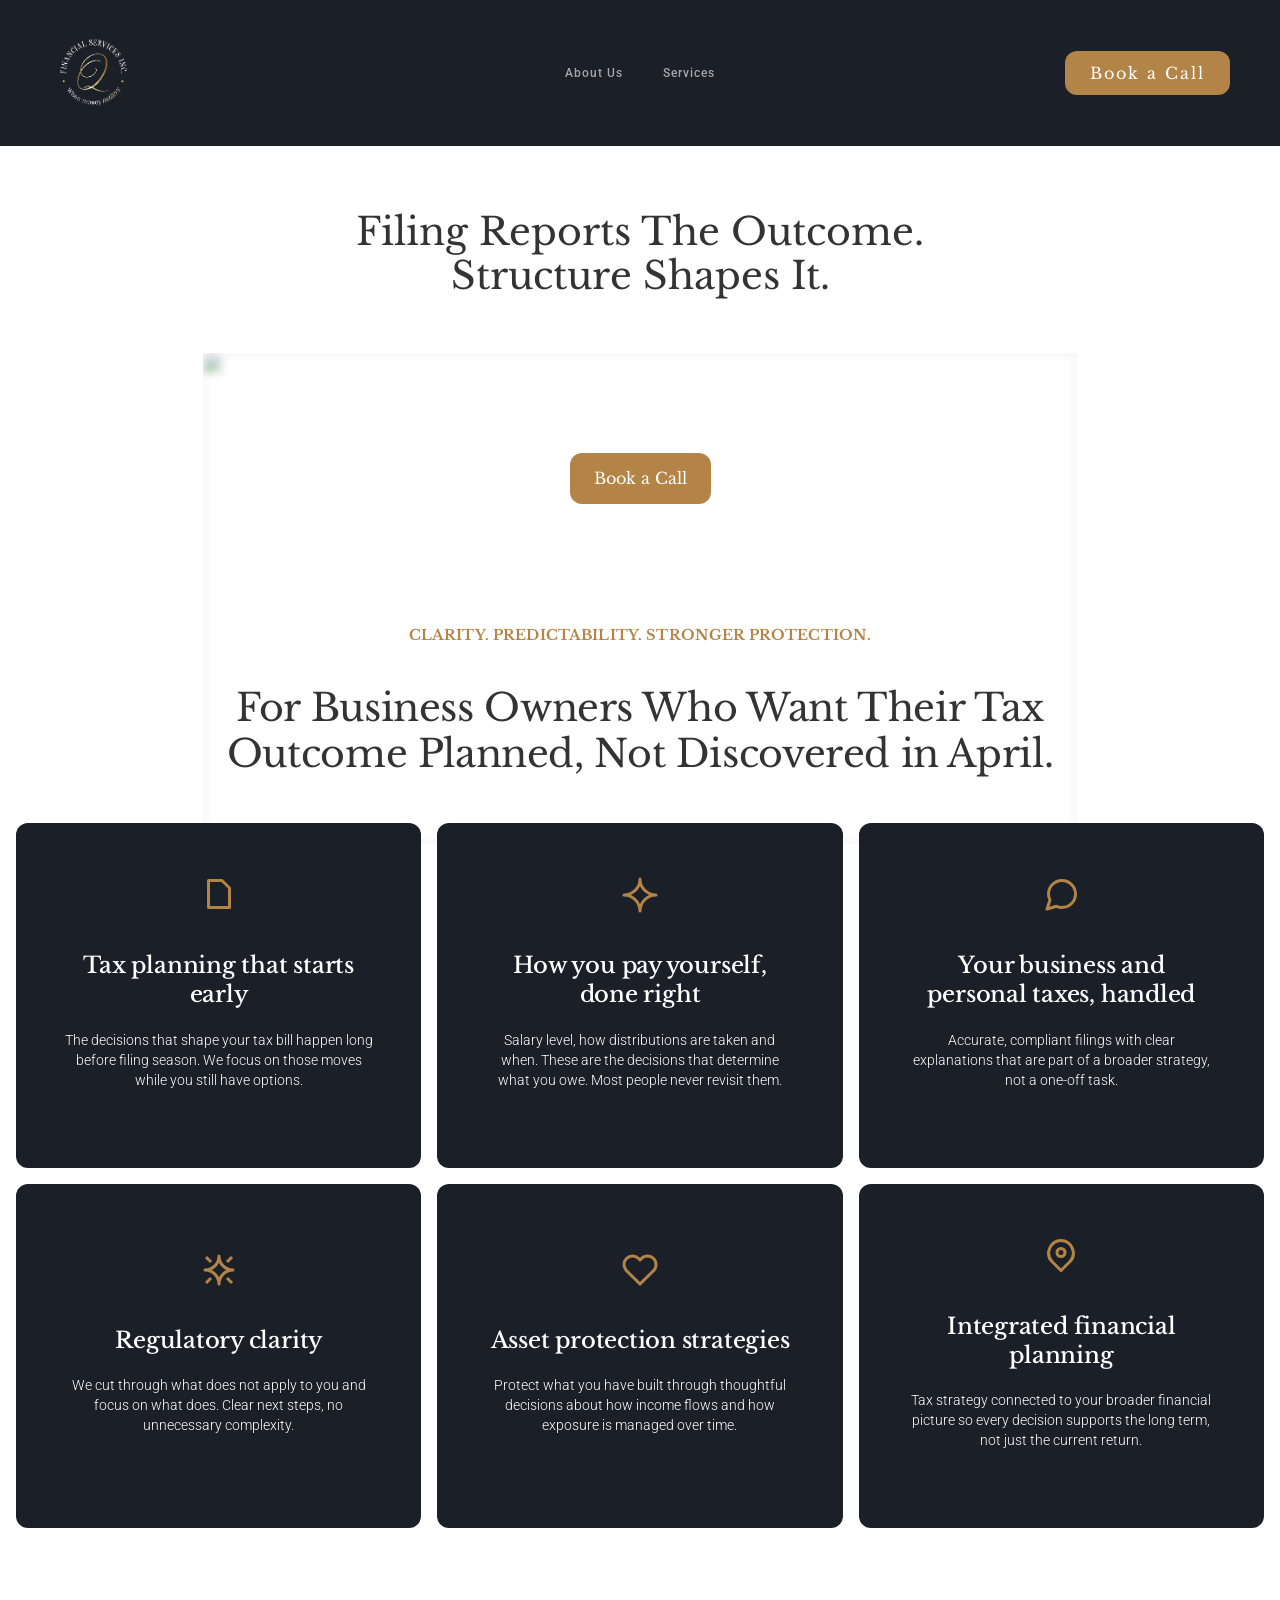
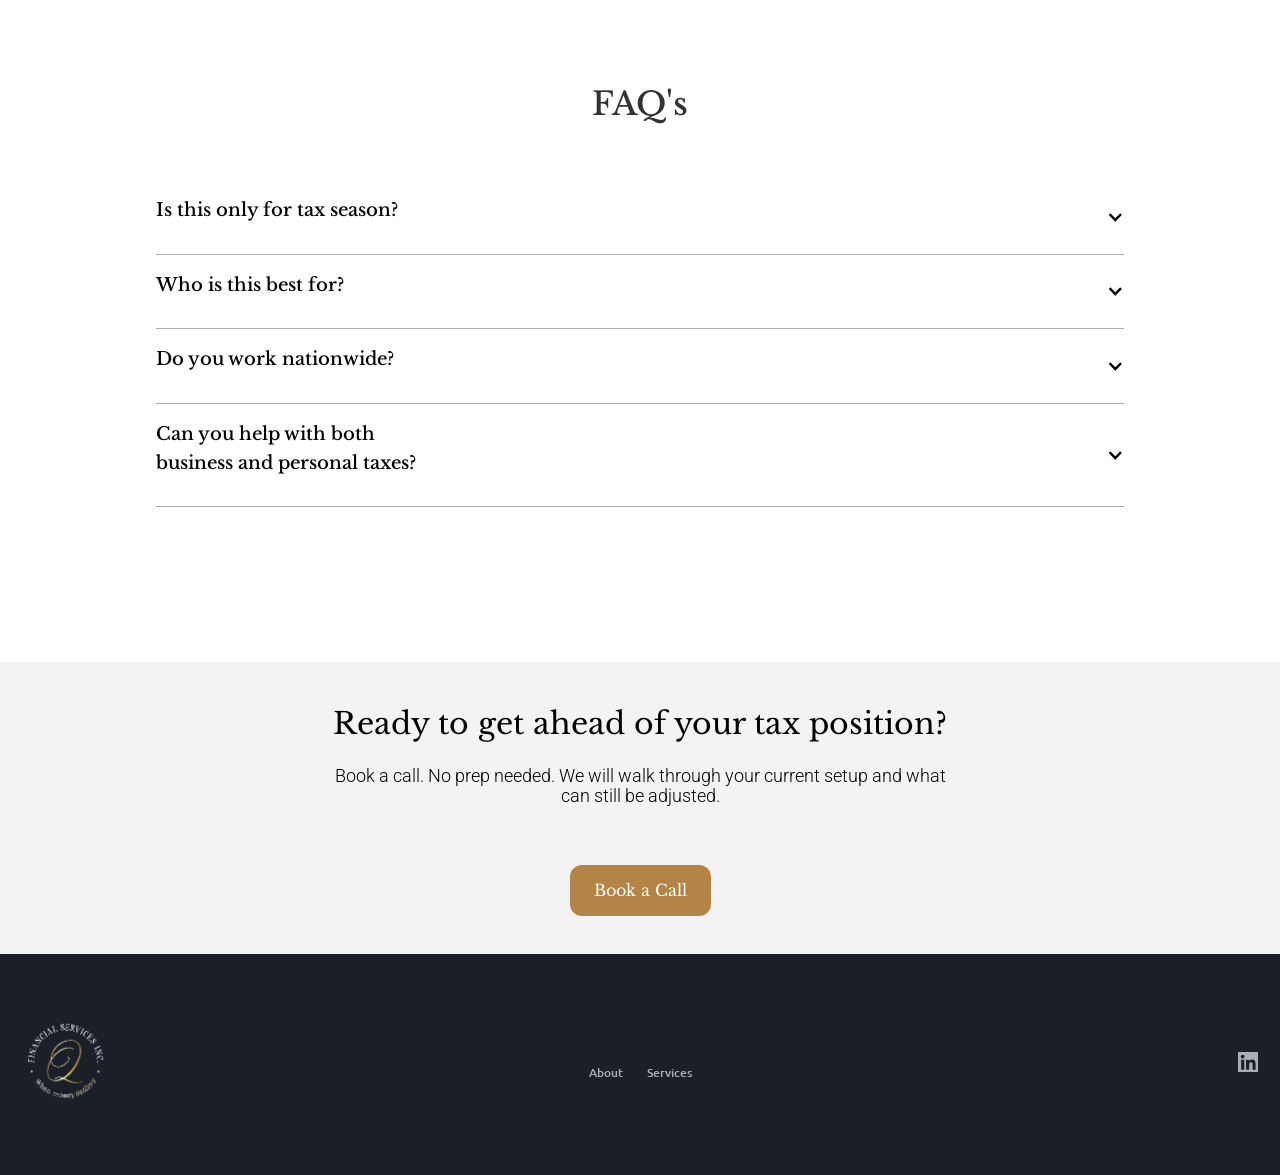
<file: index.html>
<!DOCTYPE html>
<html class="w-mod-js"><head><meta name="robots" content="noindex, nofollow, noarchive, nosnippet"><meta http-equiv="Content-Type" content="text/html; charset=UTF-8"><script class="w-json-ld" type="application/ld+json" id="w-json-ld-wistia-gv0n52kvis-16">{"@context":"http://schema.org/","@id":"https://fast.wistia.net/embed/iframe/gv0n52kvis","@type":"VideoObject","duration":"PT39S","name":"Q-financial HD","thumbnailUrl":"https://embed-ssl.wistia.com/deliveries/f96f3e8189145fb2596b35a9bde81a30b05f25a0.jpg?image_crop_resized=960x540","embedUrl":"https://fast.wistia.net/embed/iframe/gv0n52kvis","uploadDate":"2026-03-20T10:51:19.000Z","description":"a Q Financial Services video","contentUrl":"https://embed-ssl.wistia.com/deliveries/915907abae96772c4fd3d659f194bb5074321cc0.m3u8","transcript":"Real tax strategy happens at the beginning of the year. At Q Financial Services, we help business owners design tax strategy early. Most business owners think their tax bill is decided in April. It isn't.\n\nReal strategy comes from using the tax code throughout the year to shape how income is earned, structured, and protected. We build forward looking strategies that are practical, solid, and fully defensible, working closely with our clients to create predictable outcomes.\n\nSmarter planning means fewer surprises, so that by year end, you're operating with certainty, not reacting to pressure.","potentialAction":{"@type":"SeekToAction","target":"https://www.qfinancialservices.net/?wtime={seek_to_second_number}","startOffset-input":"required name=seek_to_second_number"}}</script><style>.wf-force-outline-none[tabindex="-1"]:focus{outline:none;}</style><title>Q Financial Services | Tax Strategy for Business Owners</title><meta content="Your CPA files the return. We design the structure behind it. Forward-looking tax strategy for business owners and high earners across the United States." name="description"><meta content="Q Financial Services | Tax Strategy for Business Owners" property="og:title"><meta content="Your CPA files the return. We design the structure behind it. Forward-looking tax strategy for business owners and high earners across the United States." property="og:description"><meta content="Q Financial Services | Tax Strategy for Business Owners" property="twitter:title"><meta content="Your CPA files the return. We design the structure behind it. Forward-looking tax strategy for business owners and high earners across the United States." property="twitter:description"><meta property="og:type" content="website"><meta content="summary_large_image" name="twitter:card"><meta content="width=device-width, initial-scale=1" name="viewport"><link href="/assets/q-financial-services.webflow.shared.f797f8eae.css" rel="stylesheet" type="text/css" integrity="sha384-95f46uyBc1EnEPmfGhfVEP4AtwO46EaQOMorAxGbkx69XLpyn1z7TJylANG/Gr6e" crossorigin="anonymous"><link href="https://fonts.googleapis.com/" rel="preconnect"><link href="https://fonts.gstatic.com/" rel="preconnect" crossorigin="anonymous"><script src="/assets/webfont.js" type="text/javascript"></script><link rel="stylesheet" href="/assets/css" media="all"><script type="text/javascript">WebFont.load({  google: {    families: ["Open Sans:300,300italic,400,400italic,600,600italic,700,700italic,800,800italic","Ubuntu:300,300italic,400,400italic,500,500italic,700,700italic","Libre Baskerville:300,400,500,600,700","Roboto:300,400,500,600,700"]  }});</script><script type="text/javascript">!function(o,c){var n=c.documentElement,t=" w-mod-";n.className+=t+"js",("ontouchstart"in o||o.DocumentTouch&&c instanceof DocumentTouch)&&(n.className+=t+"touch")}(window,document);</script><link href="https://cdn.prod.website-files.com/69942a8aa8a16d6f73475ee5/699da0ad0cf5d86e30b3f103_Q-Financial-Services-IncV3a-Submark%20(1)_32x32.png" rel="shortcut icon" type="image/x-icon"><link href="https://cdn.prod.website-files.com/69942a8aa8a16d6f73475ee5/699da0c8dc8184a91d4a932f_Q-Financial-Services-IncV3a-Submark%20(1)_256x256.png" rel="apple-touch-icon"><!-- LinkedIn Click Tracking Script -->
<script type="text/javascript">
(function() {
  'use strict';

  // Configuration
  const COMPANY_SLUG = 'qf';
  const WORKER_URL = 'https://campaign-tracker.sixtyseconds.workers.dev';
  const TRACKABLE_ELEMENTS = [
    'top_left_logo',
    'nav_bar_click',
    'top_right_cta',
    'middle_cta',
    'bottom_cta',
    'bottom_logo'
  ];

  // Track click event (uses sendBeacon so it works even during page navigation)
  function trackClick(url, attributes) {
    var payload = {
      company_slug: COMPANY_SLUG,
      url: url,
      timestamp: new Date().toISOString(),
      attributes: attributes,
      element_type: 'webflow'
    };

    var data = JSON.stringify(payload);

    // Use sendBeacon (survives page navigation) — text/plain avoids CORS preflight
    if (navigator.sendBeacon) {
      navigator.sendBeacon(WORKER_URL, new Blob([data], { type: 'text/plain' }));
    } else {
      fetch(WORKER_URL, {
        method: 'POST',
        headers: { 'Content-Type': 'text/plain' },
        body: data,
        keepalive: true
      }).catch(function() {});
    }
  }

  // Extract attributes from element
  function extractAttributes(element) {
    const attributes = {};
    TRACKABLE_ELEMENTS.forEach(function(attr) {
      const value = element.getAttribute('data-track-' + attr);
      if (value) {
        attributes[attr] = value;
      }
    });
    return attributes;
  }

  // Add click listeners to all tracked elements
  function initTracking() {
    // Build selector for any element with a data-track-* attribute
    var selectors = TRACKABLE_ELEMENTS.map(function(attr) {
      return '[data-track-' + attr + ']';
    });
    // Also match elements with explicit data-track-url
    selectors.push('[data-track-url]');
    var trackedLinks = document.querySelectorAll(selectors.join(','));

    trackedLinks.forEach(function(link) {
      link.addEventListener('click', function() {
        var url = link.getAttribute('data-track-url') || link.getAttribute('href') || window.location.href;
        var attributes = extractAttributes(link);

        // Track the click — sendBeacon fires instantly and survives page navigation
        trackClick(url, attributes);
      });
    });

    console.log('[LinkedIn Tracker] Initialized for qf - tracking ' + trackedLinks.length + ' elements');
  }

  // Initialize when DOM is ready
  if (document.readyState === 'loading') {
    document.addEventListener('DOMContentLoaded', initTracking);
  } else {
    initTracking();
  }
})();
</script><script src="/assets/bundle.min.js" crossorigin="anonymous" integrity="sha384-kbRmCeIl7Uxr+vT9YhSAdguCdd4L5QPRj7jzQTanorUVVlw/Y5X9vtzVyOEHLfpH"></script><style></style></head><body><div data-collapse="medium" data-animation="default" data-duration="400" data-easing="ease" data-easing2="ease" role="banner" class="navigation w-nav"><div class="navigation-wrap"><a href="https://qfinancial.services/" data-track-top_left_logo="Top Left Logo" target="_blank" class="logo-link-2 w-nav-brand"><img width="86" src="/assets/699442fcfedd8ee0c4ad4a17_Q-Financial-Services-IncV3a-Submark.webp" alt="" class="logo-image"></a><div class="menu"><nav role="navigation" class="navigation-items w-nav-menu"><a href="https://qfinancial.services/about-us/" data-track-nav_bar_click="Nav Bar Click" target="_blank" class="navigation-item w-nav-link">About Us</a><a href="https://qfinancial.services/services/" data-track-nav_bar_click="Nav Bar Click" target="_blank" class="navigation-item w-nav-link">Services</a></nav><div class="menu-button w-nav-button" style="-webkit-user-select: text;" aria-label="menu" role="button" tabindex="0" aria-controls="w-nav-overlay-0" aria-haspopup="menu" aria-expanded="false"><img width="22" src="/assets/69aaaa359109311e00e70700_69942ecffcf8f4effaeb1c7b_output-onlinepngtools - 2025-09-22T110903.659_hexB38447.png" alt="" class="menu-icon"></div></div><a id="cta-buton" data-track-top_right_cta="Top Right CTA" href="http://www.calendly.com/qfinancial-info/30" target="_blank" class="primary-button cc-contact-us w-inline-block"><div class="text-block-35">Book a Call</div></a></div><div class="w-nav-overlay" id="w-nav-overlay-0"></div></div><section class="hero-section"><h1 class="heading-5">Filing Reports The Outcome.<br>Structure Shapes It.</h1><div class="container-3"><div class="html-embed-home-blank-2 w-embed w-script"><script src="/assets/player.js" async=""></script><script src="/assets/gv0n52kvis.js" async="" type="module"></script><style>wistia-player[media-id='gv0n52kvis']:not(:defined) { background: center / contain no-repeat url('https://fast.wistia.com/embed/medias/gv0n52kvis/swatch'); display: block; filter: blur(5px); padding-top:56.25%; }</style> <wistia-player media-id="gv0n52kvis" aspect="1.7777777777777777" unique-id="wistia-gv0n52kvis-16"><template shadowrootmode="open"><div><style>:host {
              display: flex;
              position: relative;
              width: 100%;
              
            }</style></div><div id="wistia_chrome_37" class="w-chrome notranslate" tabindex="-1" style="display: inline-block; height: 100%; line-height: normal; margin: 0px; padding: 0px; position: relative; vertical-align: top; width: 100%; outline: none; overflow: hidden; box-sizing: content-box; border-radius: 12px; clip-path: inset(0.5px round 12px);"><div id="wistia_grid_71_wrapper" style="display: block;"><div id="wistia_grid_71_above"></div><div id="wistia_grid_71_main"><div id="wistia_grid_71_behind"></div><div id="wistia_grid_71_center"><div class="w-video-wrapper w-css-reset" style="width: 100%; height: 100%; display: flex; align-items: center; opacity: 1; background-color: rgb(0, 0, 0);"><video id="wistia_simple_video_135" crossorigin="anonymous" aria-label="Q-financial HD" src="blob:https://www.qfinancialservices.net/4360e018-5534-4950-af46-4e25791c8965" controlslist="nodownload" playsinline="" preload="metadata" type="video/m3u8" x-webkit-airplay="allow" style="background: transparent; display: block; height: 100%; max-height: none; max-width: none; position: static; visibility: visible; width: 100%; aspect-ratio: 1.77778 / 1; object-fit: fill;"><source type="application/x-mpegURL" src="https://fast.wistia.com/embed/medias/gv0n52kvis.m3u8"></video></div><div class="w-ui-container" style="height: 100%; left: 0px; position: absolute; top: 0px; width: 100%; opacity: 1;"><div id="w-vulcan-v2-70" class="w-vulcan-v2 w-css-reset" style="border-radius: 9px; box-sizing: border-box; cursor: default; direction: ltr; height: 100%; left: 0px; position: absolute; visibility: visible; top: 0px; width: 100%; --wistia-player-icon-color: #ffffff; --wistia-player-color-hover: #848b9b; --wistia-player-icon-color-hover: #000;"><div class="w-vulcan--background w-css-reset" style="height: 100%; left: 0px; position: absolute; top: 0px; width: 100%;"><div data-handle="statusBar" class="w-css-reset"></div><div data-handle="backgroundFocus" class="w-css-reset"><button aria-label="Play Video: Q-financial HD" tabindex="0" class="w-css-reset w-vulcan-v2-button" style="clip: rect(1px, 1px, 1px, 1px); height: 1px; overflow: hidden; position: absolute; white-space: nowrap; width: 1px; pointer-events: none;"></button></div><div data-handle="thumbnail" class="w-css-reset"><div><div class="w-css-reset" style="height: 100%; left: 0px; opacity: 1; position: absolute; top: 0px; width: 100%; display: block;"><img srcset="https://embed-ssl.wistia.com/deliveries/f96f3e8189145fb2596b35a9bde81a30b05f25a0.webp?image_crop_resized=640x360 320w, https://embed-ssl.wistia.com/deliveries/f96f3e8189145fb2596b35a9bde81a30b05f25a0.webp?image_crop_resized=640x360 640w, https://embed-ssl.wistia.com/deliveries/f96f3e8189145fb2596b35a9bde81a30b05f25a0.webp?image_crop_resized=960x540 960w, https://embed-ssl.wistia.com/deliveries/f96f3e8189145fb2596b35a9bde81a30b05f25a0.webp?image_crop_resized=1280x720 1280w, https://embed-ssl.wistia.com/deliveries/f96f3e8189145fb2596b35a9bde81a30b05f25a0.webp?image_crop_resized=1920x1080 1920w, https://embed-ssl.wistia.com/deliveries/f96f3e8189145fb2596b35a9bde81a30b05f25a0.webp?image_crop_resized=1920x1080 3840w" src="https://embed-ssl.wistia.com/deliveries/f96f3e8189145fb2596b35a9bde81a30b05f25a0.webp?image_crop_resized=1920x1080" alt="Video Thumbnail" class="w-css-reset" style="background-color: rgb(0, 0, 0); height: 100%; object-fit: contain; position: absolute; width: 100%; top: 0px; left: 0px; clip: auto; display: block; border-radius: 12px;"></div></div></div></div><div aria-live="polite" aria-atomic="true" class="w-vulcan--aria-live w-css-reset" style="position: absolute; left: -99999em;"></div><div class="w-vulcan-overlays-table w-css-reset" style="display: table; pointer-events: none; position: absolute; width: 100%; height: calc(100% - 34px);"><div class="w-vulcan-overlays--left w-css-reset" style="display: table-cell; height: auto; vertical-align: top; position: relative; width: 0px;"><div class="w-css-reset" style="height: 100%;"></div></div><div class="w-vulcan-overlays--center w-css-reset" style="display: table-cell; height: 100%; vertical-align: top; position: relative; width: 100%;"><div class="w-css-reset" style="height: 100%;"><div data-handle="bigPlayButton" class="w-css-reset" style="pointer-events: auto;"><div class="w-bpb-wrapper w-css-reset w-css-reset-tree" style="border-radius: 9px; display: block; left: calc(50%); margin-left: -62.5px; margin-top: -40px; overflow: hidden; position: absolute; top: calc(50% - 3px);"><button aria-label="Play Video: Q-financial HD" tabindex="0" type="button" class="w-big-play-button w-css-reset-button-important w-vulcan-v2-button" style="background-color: transparent; border: 0px; color: rgb(255, 255, 255); cursor: pointer; height: 80px; box-shadow: none; width: 125px;"><div style="background: rgb(57, 64, 80); display: block; left: 0px; height: 80px; mix-blend-mode: darken; position: absolute; top: 0px; width: 125px;"></div><div style="background-color: rgba(57, 64, 80, 0.7); height: 80px; left: 0px; position: absolute; top: 0px; transition: background-color 150ms; width: 125px;"></div><svg x="0px" y="0px" viewBox="0 0 125 80" enable-background="new 0 0 125 80" aria-hidden="true" style="fill: rgb(255, 255, 255); height: 80px; left: 0px; stroke-width: 0px; top: 0px; width: 100%; position: absolute; color: rgb(255, 255, 255);"><path fill-rule="evenodd" clip-rule="evenodd" fill="currentcolor" opacity="1" transform="translate(44, 22)" d="M12.138 2.173C10.812 1.254 9 2.203 9 3.817v28.366c0 1.613 1.812 2.563 3.138 1.644l20.487-14.183a2 2 0 0 0 0-3.288L12.138 2.173Z"></path></svg></button></div></div><div data-handle="clickForSoundButton" class="w-css-reset" style="pointer-events: auto;"><div data-handle="click-for-sound-backdrop" class="w-css-reset w-css-reset-tree" style="display: none; height: 100%; left: 0px; pointer-events: auto; position: absolute; top: 0px; width: 100%;"><button aria-label="Click for sound" class="w-vulcan-v2-button click-for-sound-btn" style="background: rgba(0, 0, 0, 0.8); border: 2px solid transparent; border-radius: 60px; cursor: pointer; display: flex; justify-content: space-between; align-items: center; outline: none; pointer-events: auto; position: absolute; right: 20.5px; top: 20.5px; max-width: 832.594px;"><div style="display: flex; align-items: center; justify-content: flex-end; white-space: nowrap; overflow: hidden; max-width: 0px; transition: max-width 200ms;"><span style="color: rgb(255, 255, 255); font-family: WistiaPlayerInter, Helvetica, sans-serif; font-size: 18px; font-weight: 500; padding-left: 1em; white-space: nowrap; overflow: hidden; text-overflow: ellipsis; max-width: 873.594px;">Click for sound</span></div><svg viewBox="0 0 237 237" width="52.5" height="52.5"><style>
  @keyframes VOLUME_SMALL_WAVE_FLASH {
    0% { opacity: 0; }
    33% { opacity: 1; }
    66% { opacity: 1; }
    100% { opacity: 0; }
  }

  @keyframes VOLUME_LARGE_WAVE_FLASH {
    0% { opacity: 0; }
    33% { opacity: 1; }
    66% { opacity: 1; }
    100% { opacity: 0; }
  }

  .volume__small-wave {
    animation: VOLUME_SMALL_WAVE_FLASH 2s infinite;
    opacity: 0;
  }

  .volume__large-wave {
    animation: VOLUME_LARGE_WAVE_FLASH 2s infinite .3s;
    opacity: 0;
  }
</style><path fill="#fff" d="M88 107H65v24h24l23 23V84z"></path><g fill="none" stroke="#fff" stroke-linecap="round" stroke-width="10"><path d="M142 86c9 21 9 44 0 65" class="volume__small-wave"></path><path d="M165 74c13 23 13 66 0 89" class="volume__large-wave"></path></g></svg></button></div></div><div data-handle="playPauseNotifier" class="w-css-reset" style="pointer-events: auto;"></div><div data-handle="captions" class="w-css-reset" style="pointer-events: auto;"></div><div data-handle="playPauseLoading" class="w-css-reset" style="pointer-events: auto;"><div class="w-css-reset w-css-reset-tree" style="height: 100%; left: 0px; pointer-events: none; position: absolute; top: 0px; width: 100%;"><button aria-label="Play Video" class="w-vulcan-v2-button" style="background: rgba(0, 0, 0, 0.6); border: 0px; border-radius: 50%; cursor: pointer; display: none; height: 140px; left: 50%; margin: 0px; padding: 0px; pointer-events: auto; position: absolute; opacity: 0; outline: none; top: 50%; transform: translate(-50%, -50%) scale(0.8); transition: opacity 200ms, transform 600ms; -webkit-tap-highlight-color: rgba(0, 0, 0, 0); width: 140px;"><div style="width: 100%; height: 100%; margin-left: 0px;"><svg x="0px" y="0px" viewBox="0 0 40 34" enable-background="new 0 0 40 34" aria-hidden="true" style="fill: none; height: 100%; left: 0px; stroke-width: 0px; top: 0px; width: 100%; color: rgb(255, 255, 255);"><path d="M24.888 16.1913C25.4371 16.5906 25.4371 17.4094 24.888 17.8087L16.5882 23.845C15.9272 24.3257 15 23.8535 15 23.0362V10.9638C15 10.1465 15.9272 9.67433 16.5882 10.155L24.888 16.1913Z" fill="currentcolor"></path></svg></div></button></div></div><div data-handle="transcript" class="w-css-reset" style="pointer-events: auto;"><div class="w-css-reset" style="position: absolute;"></div></div></div></div><div class="w-vulcan-overlays--right w-css-reset" style="display: table-cell; height: auto; vertical-align: top; position: relative; width: 0px;"><div class="w-css-reset" style="height: 100%;"></div></div></div><div class="w-bottom-bar w-css-reset" style="bottom: 3px; border-radius: 9px; border-collapse: collapse; display: table; height: 34px; pointer-events: none; position: absolute; padding-left: 3px; padding-right: 3px; right: 50%; table-layout: auto; transform: translate(50%); width: calc(100% - 6px); z-index: 1; animation: 250ms ease-in-out 0s 1 normal forwards running w-control-bar-fade-in;"><div class="w-bottom-bar-lower w-css-reset" style="position: relative;"><div style="height: 100%; left: 0px; position: absolute; top: 0px; width: 100%;"><div style="background: rgb(57, 64, 80); display: none; height: 100%; mix-blend-mode: darken; left: 0px; opacity: 1; position: absolute; top: 0px; transition: opacity; width: 100%;"></div><div style="background: rgba(57, 64, 80, 0.85); border-radius: 9px; height: 100%; opacity: 1; left: 0px; position: absolute; top: 0px; transition: opacity; width: 100%;"></div></div><div style="display: none;"><div style="background: rgb(57, 64, 80); display: none; height: 100%; mix-blend-mode: darken; left: 0px; opacity: 1; position: absolute; top: 0px; transition: opacity; width: 100%;"></div><div style="background: right rgba(57, 64, 80, 0.85); border-radius: 9px; height: 100%; opacity: 1; left: 0px; position: absolute; top: 0px; transition: opacity; width: 100%;"></div></div><div class="w-bottom-bar-left w-css-reset" style="display: table-cell; height: auto; vertical-align: top; position: relative; width: 0px; opacity: 1; transition: opacity;"><div class="w-bottom-bar-left-inner w-css-reset" style="height: 34px; position: relative; pointer-events: auto; white-space: nowrap;"><div data-handle="smallPlayButton" class="w-css-reset" style="display: inline-block; vertical-align: top;"><div class="w-vulcan-button-wrapper w-css-reset" style="display: inline-block; height: 34px; position: relative; vertical-align: top; width: 40px;"><button tabindex="0" class="w-vulcan-v2-button w-css-reset w-css-reset-tree w-css-reset-button-important" aria-label="Play Video" title="Play Video" style="background-color: transparent; border-radius: 9px 0px 0px 9px; box-shadow: none; cursor: pointer; height: 100%; position: relative; transition: background-color 150ms; width: 100%; color: var(--wistia-player-icon-color) !important;"><div data-handle="smallPlayButton_icon_wrapper" class="w-vulcan-icon-wrapper" style="box-sizing: border-box; height: 100%; position: relative; opacity: 1; transform: scale(1.001); transition: transform 200ms;"><div style="width: 100%; height: 100%; margin-left: 1.5px;"><svg x="0px" y="0px" viewBox="0 0 40 34" enable-background="new 0 0 40 34" aria-hidden="true" style="fill: none; height: 100%; left: 0px; stroke-width: 0px; top: 0px; width: 100%; vertical-align: top;"><path d="M24.888 16.1913C25.4371 16.5906 25.4371 17.4094 24.888 17.8087L16.5882 23.845C15.9272 24.3257 15 23.8535 15 23.0362V10.9638C15 10.1465 15.9272 9.67433 16.5882 10.155L24.888 16.1913Z" fill="currentcolor"></path></svg></div></div></button></div></div></div></div><div class="w-bottom-bar-middle w-css-reset" style="display: table-cell; height: auto; vertical-align: top; position: relative; width: 100%; opacity: 1; transition: opacity;"><div class="w-bottom-bar-middle-inner w-css-reset" style="height: 34px; position: relative; pointer-events: auto; white-space: nowrap; opacity: 1; transform: translateY(0px); transition: opacity, transform;"><div data-handle="playbar" class="w-css-reset" style="height: 100%; position: relative;"><div class="w-playbar-wrapper w-css-reset w-css-reset-tree" style="display: flex; height: 100%; width: 100%;"><div class="w-playbar__time" style="box-sizing: content-box; color: rgb(255, 255, 255); font-family: WistiaPlayerInterNumbersSemiBold, Helvetica, sans-serif; font-size: 13px; letter-spacing: 0.5px; line-height: 34px; padding-left: 5px; pointer-events: none; position: relative; text-align: center; width: 28px;">0:39</div><div style="width: 100%; position: relative;"><div aria-label="Playbar" aria-orientation="horizontal" aria-valuemax="38.848" aria-valuemin="0" aria-valuenow="0" aria-valuetext="0 seconds" role="slider" tabindex="0" style="cursor: pointer; flex: 1 1 0%; height: 34px; outline: none; margin-left: 15px; margin-right: 10px; position: relative;"><canvas height="68" width="1029.188" style="height: 34px; left: -15px; position: absolute; top: 0px; width: 514.594px;"></canvas><div style="border-radius: 50%; height: 11.2px; left: -5.6px; opacity: 0; position: absolute; top: 11.4px; width: 11.2px;"></div></div></div></div></div></div></div><div class="w-bottom-bar-right w-css-reset" style="display: table-cell; height: auto; vertical-align: top; position: relative; width: 0px; opacity: 1; transition: opacity; white-space: nowrap;"><div class="w-bottom-bar-right-inner-anchor w-css-reset" style="height: 34px; position: relative; pointer-events: auto; white-space: nowrap; display: inline-block; right: 0px; top: 0px; vertical-align: top;"><div class="w-bottom-bar-right-inner w-css-reset" style="height: 34px; position: relative; pointer-events: auto; white-space: nowrap; display: inline-block; opacity: 1; right: 0px; top: 0px; transform: translateY(0px); transition: opacity, transform;"><div data-handle="captionsButton" class="w-css-reset" style="display: inline-block; vertical-align: top;"><div class="w-vulcan-button-wrapper w-css-reset" style="display: inline-block; height: 34px; position: relative; vertical-align: top; width: 40px;"><button tabindex="0" aria-expanded="false" class="w-vulcan-v2-button w-css-reset w-css-reset-tree w-css-reset-button-important" aria-label="Show captions menu" title="Show captions menu" style="background-color: transparent; border-radius: 0px; box-shadow: none; cursor: pointer; height: 100%; position: relative; transition: background-color 150ms; width: 100%; color: var(--wistia-player-icon-color) !important;"><div data-handle="captionsButton_icon_wrapper" class="w-vulcan-icon-wrapper" style="box-sizing: border-box; height: 100%; position: relative; opacity: 1; transform: scale(1.001); transition: transform 200ms;"><svg x="0px" y="0px" viewBox="0 0 40 34" enable-background="new 0 0 40 34" aria-hidden="true" style="fill: none; height: 100%; left: 0px; stroke-width: 0px; top: 0px; width: 100%;"><path d="M18.4 18.7C17.9 19.4 17.3 19.9 16.3 19.9C15 19.9 13.9 18.8 13.9 17.1C13.9 15.5 14.9 14.3 16.3 14.3C17.3 14.3 17.9 14.8 18.3 15.5" stroke="currentcolor" stroke-width="1.8" stroke-linecap="round"></path><path d="M25.8 18.7C25.3 19.4 24.7 19.9 23.7 19.9C22.4 19.9 21.3 18.8 21.3 17.1C21.3 15.5 22.3 14.3 23.7 14.3C24.7 14.3 25.3 14.8 25.7 15.5" stroke="currentcolor" stroke-width="1.8" stroke-linecap="round"></path><path fill-rule="evenodd" clip-rule="evenodd" d="M31 21.9811C31 23.5912 29.6 25 28 25H12C10.4 25 9 23.5912 9 21.9811V12.0189C9 10.4088 10.4 9 12 9H28C29.6 9 31 10.4088 31 12.0189V21.9811Z" stroke="currentcolor" stroke-width="2" stroke-linecap="round"></path></svg></div></button></div></div><div data-handle="volumeButton" class="w-css-reset" style="display: inline-block; vertical-align: top;"><div class="w-vulcan-button-wrapper w-css-reset" style="display: inline-block; height: 34px; position: relative; vertical-align: top; width: 40px;"><button tabindex="0" aria-pressed="false" class="w-vulcan-v2-button w-css-reset w-css-reset-tree w-css-reset-button-important" aria-label="Mute" title="Mute" style="background-color: transparent; border-radius: 0px; box-shadow: none; cursor: pointer; height: 100%; position: relative; transition: background-color 150ms; width: 100%; color: var(--wistia-player-icon-color) !important;"><div data-handle="volumeButton_icon_wrapper" class="w-vulcan-icon-wrapper" style="box-sizing: border-box; height: 100%; position: relative; opacity: 1; transform: scale(1.001); transition: transform 200ms;"><svg x="0px" y="0px" viewBox="0 0 40 34" enable-background="new 0 0 40 34" aria-hidden="true" style="fill: none; height: 100%; left: 0px; stroke-width: 0px; top: 0px; width: 100%;"><g style="transform: translateX(1.25px); transition: transform 100ms;"><path d="M15.8 13.9995C15.3 14.4995 14.4 14.7995 13.8 14.7995H12.2C11.5 14.7995 11 15.2995 11 15.9995V17.5995C11 18.2995 11.5 18.7995 12.2 18.7995H13.8C14.5 18.7995 15.4 19.1995 15.8 19.5995L18.2 21.3999C18.5296 21.6472 19 21.412 19 20.9999V12.154C19 11.7163 18.4774 11.4899 18.1581 11.7892L15.8 13.9995Z" fill="currentcolor"></path><g stroke="currentcolor" stroke-width="2" stroke-linecap="round" stroke-linejoin="round"><path d="M22 11.5C22 11.5 23.1 14 23.1 16.5C23.1 19 22 21.5 22 21.5" style="opacity: 1; transition: opacity 100ms;"></path><path d="M26 9C26 9 27.7 12.8 27.7 16.5C27.7 20.2 26 24 26 24" style="opacity: 1; transition: opacity 100ms;"></path><g style="opacity: 0; transition: opacity 100ms;"><path d="M22 14L27 19"></path><path d="M27 14L22 19"></path></g></g></g></svg></div></button></div></div><div data-handle="settingsButton" class="w-css-reset" style="display: inline-block; vertical-align: top;"><div class="w-vulcan-button-wrapper w-css-reset" style="display: inline-block; height: 34px; position: relative; vertical-align: top; width: 40px;"><button tabindex="0" aria-expanded="false" class="w-vulcan-v2-button w-css-reset w-css-reset-tree w-css-reset-button-important" aria-label="Show settings menu" title="Show settings menu" style="background-color: transparent; border-radius: 0px; box-shadow: none; cursor: pointer; height: 100%; position: relative; transition: background-color 150ms; width: 100%; color: var(--wistia-player-icon-color) !important;"><div data-handle="settingsButton_icon_wrapper" class="w-vulcan-icon-wrapper" style="box-sizing: border-box; height: 100%; position: relative; opacity: 1; transform: scale(1.001); transition: transform 200ms;"><svg x="0px" y="0px" viewBox="0 0 40 34" enable-background="new 0 0 40 34" aria-hidden="true" style="fill: none; height: 100%; left: 0px; stroke-width: 0px; top: 0px; width: 100%;"><path fill-rule="evenodd" clip-rule="evenodd" d="M26.4 15.4H28.3C28.7 15.4 29 15.7 29 16.1V16.7C29 17.1 28.7 17.4 28.3 17.4H26.4C26 17.4 25.6 17.7 25.5 18.1L25.1 19.2C25 19.5 25 20 25.3 20.3L26.6 21.6C26.9 21.9 26.9 22.3 26.6 22.6L26.2 23C25.9 23.3 25.5 23.3 25.2 23L23.9 21.7C23.6 21.5 23.1 21.4 22.8 21.6L21.7 22.1C21.3 22.2 21 22.6 21 23V24.7C21 25.1 20.7 25.4 20.3 25.4H19.7C19.3 25.4 19 25.1 19 24.7V23C19 22.6 18.7 22.2 18.3 22.1L17.1 21.6C16.8 21.5 16.3 21.5 16 21.8L14.8 23C14.5 23.3 14.1 23.3 13.8 23L13.4 22.6C13.1 22.3 13.1 21.9 13.4 21.6L14.6 20.4C14.8 20.1 14.9 19.6 14.7 19.3L14.2 18.1C14.1 17.7 13.7 17.4 13.3 17.4H11.7C11.3 17.4 11 17.1 11 16.7V16.1C11 15.7 11.3 15.4 11.7 15.4H13.3C13.7 15.4 14.1 15.1 14.2 14.7L14.7 13.5C14.9 13.2 14.9 12.7 14.6 12.4L13.4 11.2C13.1 10.9 13.1 10.5 13.4 10.2L13.8 9.8C14.1 9.5 14.5 9.5 14.8 9.8L16 11C16.3 11.3 16.8 11.4 17.1 11.2L18.3 10.7C18.7 10.6 19 10.2 19 9.8V8.1C19 7.7 19.3 7.4 19.7 7.4H20.3C20.7 7.4 21 7.7 21 8.1V9.8C21 10.2 21.3 10.6 21.7 10.7L22.8 11.2C23.1 11.4 23.6 11.4 23.9 11.1L25.2 9.8C25.5 9.5 25.9 9.5 26.2 9.8L26.6 10.2C26.9 10.5 26.9 10.9 26.6 11.2L25.3 12.5C25 12.8 24.9 13.3 25.1 13.6L25.5 14.7C25.6 15.1 26 15.4 26.4 15.4ZM19.9 20.4C22 20.4 23.8 18.7 23.8 16.5C23.8 14.3 22.1 12.6 19.9 12.6C17.7 12.6 16 14.4 16 16.5C16 18.6 17.7 20.4 19.9 20.4Z" fill="currentcolor"></path></svg></div></button></div></div><div data-handle="fullscreenControl" class="w-css-reset" style="display: inline-block; vertical-align: top;"><div class="w-vulcan-button-wrapper w-css-reset" style="display: inline-block; height: 34px; position: relative; vertical-align: top; width: 40px;"><button tabindex="0" class="w-vulcan-v2-button w-css-reset w-css-reset-tree w-css-reset-button-important" aria-label="Fullscreen" title="Fullscreen" style="background-color: transparent; border-radius: 0px; box-shadow: none; cursor: pointer; height: 100%; position: relative; transition: background-color 150ms; width: 100%; color: var(--wistia-player-icon-color) !important;"><div data-handle="fullscreenControl_icon_wrapper" class="w-vulcan-icon-wrapper" style="box-sizing: border-box; height: 100%; position: relative; opacity: 1; transform: scale(1.001); transition: transform 200ms;"><svg x="0px" y="0px" viewBox="0 0 40 34" enable-background="new 0 0 40 34" aria-hidden="true" style="fill: none; height: 100%; left: 0px; stroke-width: 0px; top: 0px; width: 100%;"><rect x="14" y="13" width="12" height="8" rx="1.5" stroke="currentcolor" stroke-width="2"></rect><g stroke="currentcolor" stroke-width="2" stroke-linecap="round" stroke-linejoin="round"><path d="M10 13V11C10 9.89543 10.8954 9 12 9H14"></path><path d="M30 13V11C30 9.89543 29.1046 9 28 9H26"></path><path d="M30 21L30 23C30 24.1046 29.1046 25 28 25L26 25"></path><path d="M10 21L10 23C10 24.1046 10.8954 25 12 25L14 25"></path></g></svg></div></button></div></div></div></div><div class="w-wistia-logo w-css-reset" style="height: 34px; position: relative; pointer-events: auto; white-space: nowrap; display: inline-block; right: 0px; top: 0px;"><div data-handle="wistiaLogo" class="w-css-reset" style="display: inline-block; vertical-align: top;"><div class="w-vulcan-button-wrapper w-css-reset" style="display: inline-block; height: 34px; position: relative; vertical-align: top; width: 120px;"><a tabindex="0" href="https://wistia.com/?utm_type=player&amp;utm_campaign=wistia-branding&amp;utm_medium=referral&amp;utm_source=wistia&amp;about=2289965" aria-label="Wistia Logo -- Learn More" target="_blank" class="w-vulcan-v2-button w-css-reset w-css-reset-tree w-css-reset-button-important" title="Wistia Logo -- Learn More" style="background-color: transparent; border-radius: 0px 9px 9px 0px; box-shadow: none; cursor: pointer; height: 100%; position: relative; transition: background-color 150ms; width: 100%; display: block; outline: none; color: var(--wistia-player-icon-color) !important;"><div data-handle="wistiaLogo_icon_wrapper" class="w-vulcan-icon-wrapper" style="box-sizing: border-box; height: 100%; position: relative; opacity: 1; transform: scale(1.001); transition: transform 200ms;"><svg x="0px" y="0px" viewBox="0 0 103 34" enable-background="new 0 0 103 34" aria-hidden="true" fill="none" style="fill: rgb(255, 255, 255); height: 100%; left: 0px; stroke-width: 0px; top: 0px; width: 100%;"><path fill="currentcolor" d="M21.642 19.358h-2.406c-.76 0-1.485.196-1.985.77l-3.167 3.642c2.306.12 4.722.12 6.418.12 8.648 0 10.024-5.212 10.079-7.823-.79.94-3.027 3.287-8.944 3.287l.005.005Zm7.853-8.383c-.04.446-.285 2.266-5.457 2.266-4.206 0-5.902 0-10.049-.08l3.107 3.572c.605.695 1.475.965 2.395.98 1.026.015 2.441.03 2.666.03 5.817 0 8.293-2.711 8.293-4.642 0-.97-.325-1.655-.95-2.12l-.005-.005ZM45.19 13.056h3.092v7.308c0 .825-.17 1.51-.505 2.066-.33.55-.78.96-1.346 1.225-.56.265-1.185.4-1.885.4s-1.316-.135-1.886-.4a3.123 3.123 0 0 1-1.346-1.215 2.277 2.277 0 0 1-.1-.19c-.03.065-.065.125-.1.19-.33.545-.78.95-1.345 1.215-.56.265-1.186.4-1.886.4s-1.315-.13-1.86-.385a3.008 3.008 0 0 1-1.3-1.225c-.326-.55-.491-1.246-.496-2.076l-.075-7.308h3.091v6.748c0 .475.11.81.335 1.01.23.2.515.3.85.3.336 0 .64-.1.88-.3.25-.2.376-.535.376-1.01V13.06h3.066v6.748c0 .475.12.81.365 1.01.25.2.55.3.895.3.346 0 .63-.1.85-.3.22-.2.336-.535.336-1.01V13.06l-.005-.005Zm7.514-3.921a1.891 1.891 0 0 0-.86-.195c-.316 0-.606.065-.871.195-.26.13-.465.31-.625.55a1.49 1.49 0 0 0-.225.815c0 .48.16.866.485 1.15.33.28.74.42 1.235.42.315 0 .605-.06.86-.184.266-.13.476-.31.626-.55.15-.236.225-.516.225-.84 0-.326-.075-.58-.225-.816-.15-.235-.36-.42-.626-.55v.005Zm-2.411 14.67h3.09V13.186h-3.09v10.62Zm10.198-4.942a5.58 5.58 0 0 0-.58-.69c-.2-.195-.42-.4-.655-.625-.2-.185-.35-.35-.45-.495a.825.825 0 0 1-.15-.46c0-.286.155-.49.465-.61.31-.13.705-.196 1.195-.196.145 0 .3.005.475.02l-.29-2.816a5.143 5.143 0 0 0-.86-.065c-.765 0-1.485.1-2.15.3-.661.195-1.206.525-1.636 1-.43.476-.646 1.106-.646 1.891 0 .56.105 1.05.31 1.47.216.426.5.821.86 1.196.196.185.386.375.581.57.21.196.36.36.45.506.095.135.14.29.14.46 0 .285-.16.5-.485.645-.315.145-.765.215-1.355.215-.22 0-.4-.015-.54-.045l.4 2.861c.23.045.5.065.82.065.875 0 1.66-.12 2.356-.365.705-.245 1.26-.62 1.68-1.13.416-.516.625-1.156.625-1.926 0-.35-.05-.675-.15-.98-.1-.31-.235-.576-.4-.806l-.01.01Zm5.607 1.946c-.215-.215-.325-.55-.325-1v-3.912h2.241v-2.71h-2.24V10.51l-3.092.89v9.384c0 1.105.225 1.926.68 2.47.46.536 1.146.806 2.056.806.45 0 .885-.03 1.3-.095.416-.065.77-.165 1.066-.3l.55-2.666c-.345.085-.755.13-1.235.13-.45 0-.786-.105-1-.32Zm3.852 2.996h3.09V13.186h-3.09v10.62Zm2.41-14.67a1.891 1.891 0 0 0-.86-.195c-.315 0-.605.065-.87.195-.26.13-.465.31-.625.55a1.49 1.49 0 0 0-.225.815c0 .48.16.866.485 1.15.33.28.74.42 1.235.42.315 0 .606-.06.86-.184.266-.13.476-.31.626-.55.15-.236.225-.516.225-.84 0-.326-.075-.58-.225-.816-.15-.235-.36-.42-.625-.55v.005Zm13.65 4.051v10.62h-3.09v-1.747c-.316.51-.706.936-1.176 1.276-.665.48-1.45.72-2.346.72-.895 0-1.685-.235-2.366-.71-.675-.48-1.2-1.14-1.57-1.976-.375-.845-.56-1.805-.56-2.88 0-1.076.185-2.021.56-2.862.375-.845.895-1.505 1.57-1.976.68-.48 1.47-.72 2.366-.72.895 0 1.68.245 2.346.73.465.336.855.756 1.175 1.266V13.19h3.091v-.005Zm-3.29 6.623c.214-.386.325-.826.325-1.32 0-.496-.11-.936-.326-1.321a2.307 2.307 0 0 0-.86-.906 2.29 2.29 0 0 0-1.205-.335c-.44 0-.84.11-1.206.335a2.34 2.34 0 0 0-.86.916 2.653 2.653 0 0 0-.325 1.31c0 .485.11.93.325 1.32.215.386.5.69.86.916.365.215.765.32 1.206.32.44 0 .84-.105 1.205-.32a2.3 2.3 0 0 0 .86-.915Z"></path></svg></div></a></div></div></div><div class="w-ellipsis w-css-reset" style="height: 34px; position: relative; pointer-events: auto; white-space: nowrap; display: none;"></div></div></div><style id="wistia_89_style" type="text/css" class="wistia_injected_style">
        @media (prefers-reduced-motion: no-preference) {
          @keyframes w-control-bar-fade-in {
            0% {
              opacity: 0;
              transform: translateX(50%) translateY(10px);
            }
            100% {
              opacity: 1;
              transform: translateX(50%) translateY(0px);
            }
          }
        }
      </style></div><div class="w-foreground w-css-reset" style="height: 100%; left: 0px; pointer-events: none; position: absolute; top: 0px; width: 100%; z-index: 1;"><div data-handle="contextMenu" class="w-css-reset" style="pointer-events: auto;"></div><div data-handle="loadingHourglass" class="w-css-reset" style="pointer-events: auto;"></div><div data-handle="focusOutline" class="w-css-reset" style="pointer-events: auto;"><div class="w-focus-outline" style="box-shadow: rgb(255, 255, 255) 0px 0px 0px 2px inset; border-radius: 12px; display: none; height: 100%; left: 0px; pointer-events: none; position: absolute; right: 0px; width: 100%;"></div></div></div></div><style id="wistia_76_style" type="text/css" class="wistia_injected_style">
      #wistia_chrome_37 #wistia_grid_71_wrapper .w-css-reset{font-size:14px;}
#wistia_chrome_37 #wistia_grid_71_wrapper div.w-css-reset{box-sizing:inherit;box-shadow:none;color:inherit;display:block;float:none;font:inherit;font-family:inherit;font-style:normal;font-weight:normal;font-size:inherit;letter-spacing:0;line-height:inherit;margin:0;max-height:none;max-width:none;min-height:0;min-width:0;padding:0;position:static;text-decoration:none;text-transform:none;text-shadow:none;transition:none;word-wrap:normal;-webkit-tap-highlight-color:rgba(0,0,0,0);-webkit-user-select:none;-webkit-font-smoothing:antialiased}
#wistia_chrome_37 #wistia_grid_71_wrapper span.w-css-reset{box-sizing:inherit;box-shadow:none;color:inherit;display:block;float:none;font:inherit;font-family:inherit;font-style:normal;font-weight:normal;font-size:inherit;letter-spacing:0;line-height:inherit;margin:0;max-height:none;max-width:none;min-height:0;min-width:0;padding:0;position:static;text-decoration:none;text-transform:none;text-shadow:none;transition:none;word-wrap:normal;-webkit-tap-highlight-color:rgba(0,0,0,0);-webkit-user-select:none;-webkit-font-smoothing:antialiased}
#wistia_chrome_37 #wistia_grid_71_wrapper ul.w-css-reset{box-sizing:inherit;box-shadow:none;color:inherit;display:block;float:none;font:inherit;font-family:inherit;font-style:normal;font-weight:normal;font-size:inherit;letter-spacing:0;line-height:inherit;margin:0;max-height:none;max-width:none;min-height:0;min-width:0;padding:0;position:static;text-decoration:none;text-transform:none;text-shadow:none;transition:none;word-wrap:normal;-webkit-tap-highlight-color:rgba(0,0,0,0);-webkit-user-select:none;-webkit-font-smoothing:antialiased}
#wistia_chrome_37 #wistia_grid_71_wrapper li.w-css-reset{box-sizing:inherit;box-shadow:none;color:inherit;display:block;float:none;font:inherit;font-family:inherit;font-style:normal;font-weight:normal;font-size:inherit;letter-spacing:0;line-height:inherit;margin:0;max-height:none;max-width:none;min-height:0;min-width:0;padding:0;position:static;text-decoration:none;text-transform:none;text-shadow:none;transition:none;word-wrap:normal;-webkit-tap-highlight-color:rgba(0,0,0,0);-webkit-user-select:none;-webkit-font-smoothing:antialiased}
#wistia_chrome_37 #wistia_grid_71_wrapper label.w-css-reset{box-sizing:inherit;box-shadow:none;color:inherit;display:block;float:none;font:inherit;font-family:inherit;font-style:normal;font-weight:normal;font-size:inherit;letter-spacing:0;line-height:inherit;margin:0;max-height:none;max-width:none;min-height:0;min-width:0;padding:0;position:static;text-decoration:none;text-transform:none;text-shadow:none;transition:none;word-wrap:normal;-webkit-tap-highlight-color:rgba(0,0,0,0);-webkit-user-select:none;-webkit-font-smoothing:antialiased}
#wistia_chrome_37 #wistia_grid_71_wrapper fieldset.w-css-reset{box-sizing:inherit;box-shadow:none;color:inherit;display:block;float:none;font:inherit;font-family:inherit;font-style:normal;font-weight:normal;font-size:inherit;letter-spacing:0;line-height:inherit;margin:0;max-height:none;max-width:none;min-height:0;min-width:0;padding:0;position:static;text-decoration:none;text-transform:none;text-shadow:none;transition:none;word-wrap:normal;-webkit-tap-highlight-color:rgba(0,0,0,0);-webkit-user-select:none;-webkit-font-smoothing:antialiased}
#wistia_chrome_37 #wistia_grid_71_wrapper button.w-css-reset{box-sizing:inherit;box-shadow:none;color:inherit;display:block;float:none;font:inherit;font-family:inherit;font-style:normal;font-weight:normal;font-size:inherit;letter-spacing:0;line-height:inherit;margin:0;max-height:none;max-width:none;min-height:0;min-width:0;padding:0;position:static;text-decoration:none;text-transform:none;text-shadow:none;transition:none;word-wrap:normal;-webkit-tap-highlight-color:rgba(0,0,0,0);-webkit-user-select:none;-webkit-font-smoothing:antialiased}
#wistia_chrome_37 #wistia_grid_71_wrapper img.w-css-reset{box-sizing:inherit;box-shadow:none;color:inherit;display:block;float:none;font:inherit;font-family:inherit;font-style:normal;font-weight:normal;font-size:inherit;letter-spacing:0;line-height:inherit;margin:0;max-height:none;max-width:none;min-height:0;min-width:0;padding:0;position:static;text-decoration:none;text-transform:none;text-shadow:none;transition:none;word-wrap:normal;-webkit-tap-highlight-color:rgba(0,0,0,0);-webkit-user-select:none;-webkit-font-smoothing:antialiased}
#wistia_chrome_37 #wistia_grid_71_wrapper a.w-css-reset{box-sizing:inherit;box-shadow:none;color:inherit;display:block;float:none;font:inherit;font-family:inherit;font-style:normal;font-weight:normal;font-size:inherit;letter-spacing:0;line-height:inherit;margin:0;max-height:none;max-width:none;min-height:0;min-width:0;padding:0;position:static;text-decoration:none;text-transform:none;text-shadow:none;transition:none;word-wrap:normal;-webkit-tap-highlight-color:rgba(0,0,0,0);-webkit-user-select:none;-webkit-font-smoothing:antialiased}
#wistia_chrome_37 #wistia_grid_71_wrapper svg.w-css-reset{box-sizing:inherit;box-shadow:none;color:inherit;display:block;float:none;font:inherit;font-family:inherit;font-style:normal;font-weight:normal;font-size:inherit;letter-spacing:0;line-height:inherit;margin:0;max-height:none;max-width:none;min-height:0;min-width:0;padding:0;position:static;text-decoration:none;text-transform:none;text-shadow:none;transition:none;word-wrap:normal;-webkit-tap-highlight-color:rgba(0,0,0,0);-webkit-user-select:none;-webkit-font-smoothing:antialiased}
#wistia_chrome_37 #wistia_grid_71_wrapper p.w-css-reset{box-sizing:inherit;box-shadow:none;color:inherit;display:block;float:none;font:inherit;font-family:inherit;font-style:normal;font-weight:normal;font-size:inherit;letter-spacing:0;line-height:inherit;margin:0;max-height:none;max-width:none;min-height:0;min-width:0;padding:0;position:static;text-decoration:none;text-transform:none;text-shadow:none;transition:none;word-wrap:normal;-webkit-tap-highlight-color:rgba(0,0,0,0);-webkit-user-select:none;-webkit-font-smoothing:antialiased}
#wistia_chrome_37 #wistia_grid_71_wrapper a.w-css-reset{border:0;}
#wistia_chrome_37 #wistia_grid_71_wrapper h1.w-css-reset{box-sizing:inherit;box-shadow:none;color:inherit;display:block;float:none;font:inherit;font-family:inherit;font-style:normal;font-weight:normal;font-size:2em;letter-spacing:0;line-height:inherit;margin:0;max-height:none;max-width:none;min-height:0;min-width:0;padding:0;position:static;text-decoration:none;text-transform:none;text-shadow:none;transition:none;word-wrap:normal;-webkit-tap-highlight-color:rgba(0,0,0,0);-webkit-user-select:none;-webkit-font-smoothing:antialiased}
#wistia_chrome_37 #wistia_grid_71_wrapper h2.w-css-reset{box-sizing:inherit;box-shadow:none;color:inherit;display:block;float:none;font:inherit;font-family:inherit;font-style:normal;font-weight:normal;font-size:1.5em;letter-spacing:0;line-height:inherit;margin:0;max-height:none;max-width:none;min-height:0;min-width:0;padding:0;position:static;text-decoration:none;text-transform:none;text-shadow:none;transition:none;word-wrap:normal;-webkit-tap-highlight-color:rgba(0,0,0,0);-webkit-user-select:none;-webkit-font-smoothing:antialiased}
#wistia_chrome_37 #wistia_grid_71_wrapper h3.w-css-reset{box-sizing:inherit;box-shadow:none;color:inherit;display:block;float:none;font:inherit;font-family:inherit;font-style:normal;font-weight:normal;font-size:1.17em;letter-spacing:0;line-height:inherit;margin:0;max-height:none;max-width:none;min-height:0;min-width:0;padding:0;position:static;text-decoration:none;text-transform:none;text-shadow:none;transition:none;word-wrap:normal;-webkit-tap-highlight-color:rgba(0,0,0,0);-webkit-user-select:none;-webkit-font-smoothing:antialiased}
#wistia_chrome_37 #wistia_grid_71_wrapper p.w-css-reset{margin:1.4em 0;}
#wistia_chrome_37 #wistia_grid_71_wrapper a.w-css-reset{display:inline;}
#wistia_chrome_37 #wistia_grid_71_wrapper span.w-css-reset{display:inline;}
#wistia_chrome_37 #wistia_grid_71_wrapper svg.w-css-reset{display:inline;}
#wistia_chrome_37 #wistia_grid_71_wrapper ul.w-css-reset{box-sizing:inherit;box-shadow:none;color:inherit;display:block;float:none;font:inherit;font-family:inherit;font-style:normal;font-weight:normal;font-size:inherit;letter-spacing:0;line-height:inherit;margin:0;max-height:none;max-width:none;min-height:0;min-width:0;padding:0;position:static;text-decoration:none;text-transform:none;text-shadow:none;transition:none;word-wrap:normal;-webkit-tap-highlight-color:rgba(0,0,0,0);-webkit-user-select:none;-webkit-font-smoothing:antialiased;list-style-type:none}
#wistia_chrome_37 #wistia_grid_71_wrapper ol.w-css-reset{box-sizing:inherit;box-shadow:none;color:inherit;display:block;float:none;font:inherit;font-family:inherit;font-style:normal;font-weight:normal;font-size:inherit;letter-spacing:0;line-height:inherit;margin:0;max-height:none;max-width:none;min-height:0;min-width:0;padding:0;position:static;text-decoration:none;text-transform:none;text-shadow:none;transition:none;word-wrap:normal;-webkit-tap-highlight-color:rgba(0,0,0,0);-webkit-user-select:none;-webkit-font-smoothing:antialiased;list-style-type:none}
#wistia_chrome_37 #wistia_grid_71_wrapper li.w-css-reset{box-sizing:inherit;box-shadow:none;color:inherit;display:block;float:none;font:inherit;font-family:inherit;font-style:normal;font-weight:normal;font-size:inherit;letter-spacing:0;line-height:inherit;margin:0;max-height:none;max-width:none;min-height:0;min-width:0;padding:0;position:static;text-decoration:none;text-transform:none;text-shadow:none;transition:none;word-wrap:normal;-webkit-tap-highlight-color:rgba(0,0,0,0);-webkit-user-select:none;-webkit-font-smoothing:antialiased;list-style-type:none}
#wistia_chrome_37 #wistia_grid_71_wrapper ul:before.w-css-reset{display:none}
#wistia_chrome_37 #wistia_grid_71_wrapper ol:before.w-css-reset{display:none}
#wistia_chrome_37 #wistia_grid_71_wrapper li:before.w-css-reset{display:none}
#wistia_chrome_37 #wistia_grid_71_wrapper ul:after.w-css-reset{display:none}
#wistia_chrome_37 #wistia_grid_71_wrapper ol:after.w-css-reset{display:none}
#wistia_chrome_37 #wistia_grid_71_wrapper li:after.w-css-reset{display:none}
#wistia_chrome_37 #wistia_grid_71_wrapper label.w-css-reset{background-attachment:scroll;background-color:transparent;background-image:none;background-position:0 0;background-repeat:no-repeat;background-size:100% 100%;float:none;outline:none}
#wistia_chrome_37 #wistia_grid_71_wrapper button.w-css-reset{background-attachment:scroll;background-color:transparent;background-image:none;background-position:0 0;background-repeat:no-repeat;background-size:100% 100%;border:0;border-radius:0;outline:none;position:static}
#wistia_chrome_37 #wistia_grid_71_wrapper img.w-css-reset{border:0;display:inline-block;vertical-align:top;border-radius:0;outline:none;position:static}
#wistia_chrome_37 #wistia_grid_71_wrapper .w-css-reset button::-moz-focus-inner{border: 0;}
      #wistia_chrome_37 #wistia_grid_71_wrapper .w-css-reset-tree {font-size:14px;}
#wistia_chrome_37 #wistia_grid_71_wrapper .w-css-reset-tree div{box-sizing:inherit;box-shadow:none;color:inherit;display:block;float:none;font:inherit;font-family:inherit;font-style:normal;font-weight:normal;font-size:inherit;letter-spacing:0;line-height:inherit;margin:0;max-height:none;max-width:none;min-height:0;min-width:0;padding:0;position:static;text-decoration:none;text-transform:none;text-shadow:none;transition:none;word-wrap:normal;-webkit-tap-highlight-color:rgba(0,0,0,0);-webkit-user-select:none;-webkit-font-smoothing:antialiased}
#wistia_chrome_37 #wistia_grid_71_wrapper .w-css-reset-tree span{box-sizing:inherit;box-shadow:none;color:inherit;display:block;float:none;font:inherit;font-family:inherit;font-style:normal;font-weight:normal;font-size:inherit;letter-spacing:0;line-height:inherit;margin:0;max-height:none;max-width:none;min-height:0;min-width:0;padding:0;position:static;text-decoration:none;text-transform:none;text-shadow:none;transition:none;word-wrap:normal;-webkit-tap-highlight-color:rgba(0,0,0,0);-webkit-user-select:none;-webkit-font-smoothing:antialiased}
#wistia_chrome_37 #wistia_grid_71_wrapper .w-css-reset-tree ul{box-sizing:inherit;box-shadow:none;color:inherit;display:block;float:none;font:inherit;font-family:inherit;font-style:normal;font-weight:normal;font-size:inherit;letter-spacing:0;line-height:inherit;margin:0;max-height:none;max-width:none;min-height:0;min-width:0;padding:0;position:static;text-decoration:none;text-transform:none;text-shadow:none;transition:none;word-wrap:normal;-webkit-tap-highlight-color:rgba(0,0,0,0);-webkit-user-select:none;-webkit-font-smoothing:antialiased}
#wistia_chrome_37 #wistia_grid_71_wrapper .w-css-reset-tree li{box-sizing:inherit;box-shadow:none;color:inherit;display:block;float:none;font:inherit;font-family:inherit;font-style:normal;font-weight:normal;font-size:inherit;letter-spacing:0;line-height:inherit;margin:0;max-height:none;max-width:none;min-height:0;min-width:0;padding:0;position:static;text-decoration:none;text-transform:none;text-shadow:none;transition:none;word-wrap:normal;-webkit-tap-highlight-color:rgba(0,0,0,0);-webkit-user-select:none;-webkit-font-smoothing:antialiased}
#wistia_chrome_37 #wistia_grid_71_wrapper .w-css-reset-tree label{box-sizing:inherit;box-shadow:none;color:inherit;display:block;float:none;font:inherit;font-family:inherit;font-style:normal;font-weight:normal;font-size:inherit;letter-spacing:0;line-height:inherit;margin:0;max-height:none;max-width:none;min-height:0;min-width:0;padding:0;position:static;text-decoration:none;text-transform:none;text-shadow:none;transition:none;word-wrap:normal;-webkit-tap-highlight-color:rgba(0,0,0,0);-webkit-user-select:none;-webkit-font-smoothing:antialiased}
#wistia_chrome_37 #wistia_grid_71_wrapper .w-css-reset-tree fieldset{box-sizing:inherit;box-shadow:none;color:inherit;display:block;float:none;font:inherit;font-family:inherit;font-style:normal;font-weight:normal;font-size:inherit;letter-spacing:0;line-height:inherit;margin:0;max-height:none;max-width:none;min-height:0;min-width:0;padding:0;position:static;text-decoration:none;text-transform:none;text-shadow:none;transition:none;word-wrap:normal;-webkit-tap-highlight-color:rgba(0,0,0,0);-webkit-user-select:none;-webkit-font-smoothing:antialiased}
#wistia_chrome_37 #wistia_grid_71_wrapper .w-css-reset-tree button{box-sizing:inherit;box-shadow:none;color:inherit;display:block;float:none;font:inherit;font-family:inherit;font-style:normal;font-weight:normal;font-size:inherit;letter-spacing:0;line-height:inherit;margin:0;max-height:none;max-width:none;min-height:0;min-width:0;padding:0;position:static;text-decoration:none;text-transform:none;text-shadow:none;transition:none;word-wrap:normal;-webkit-tap-highlight-color:rgba(0,0,0,0);-webkit-user-select:none;-webkit-font-smoothing:antialiased}
#wistia_chrome_37 #wistia_grid_71_wrapper .w-css-reset-tree img{box-sizing:inherit;box-shadow:none;color:inherit;display:block;float:none;font:inherit;font-family:inherit;font-style:normal;font-weight:normal;font-size:inherit;letter-spacing:0;line-height:inherit;margin:0;max-height:none;max-width:none;min-height:0;min-width:0;padding:0;position:static;text-decoration:none;text-transform:none;text-shadow:none;transition:none;word-wrap:normal;-webkit-tap-highlight-color:rgba(0,0,0,0);-webkit-user-select:none;-webkit-font-smoothing:antialiased}
#wistia_chrome_37 #wistia_grid_71_wrapper .w-css-reset-tree a{box-sizing:inherit;box-shadow:none;color:inherit;display:block;float:none;font:inherit;font-family:inherit;font-style:normal;font-weight:normal;font-size:inherit;letter-spacing:0;line-height:inherit;margin:0;max-height:none;max-width:none;min-height:0;min-width:0;padding:0;position:static;text-decoration:none;text-transform:none;text-shadow:none;transition:none;word-wrap:normal;-webkit-tap-highlight-color:rgba(0,0,0,0);-webkit-user-select:none;-webkit-font-smoothing:antialiased}
#wistia_chrome_37 #wistia_grid_71_wrapper .w-css-reset-tree svg{box-sizing:inherit;box-shadow:none;color:inherit;display:block;float:none;font:inherit;font-family:inherit;font-style:normal;font-weight:normal;font-size:inherit;letter-spacing:0;line-height:inherit;margin:0;max-height:none;max-width:none;min-height:0;min-width:0;padding:0;position:static;text-decoration:none;text-transform:none;text-shadow:none;transition:none;word-wrap:normal;-webkit-tap-highlight-color:rgba(0,0,0,0);-webkit-user-select:none;-webkit-font-smoothing:antialiased}
#wistia_chrome_37 #wistia_grid_71_wrapper .w-css-reset-tree p{box-sizing:inherit;box-shadow:none;color:inherit;display:block;float:none;font:inherit;font-family:inherit;font-style:normal;font-weight:normal;font-size:inherit;letter-spacing:0;line-height:inherit;margin:0;max-height:none;max-width:none;min-height:0;min-width:0;padding:0;position:static;text-decoration:none;text-transform:none;text-shadow:none;transition:none;word-wrap:normal;-webkit-tap-highlight-color:rgba(0,0,0,0);-webkit-user-select:none;-webkit-font-smoothing:antialiased}
#wistia_chrome_37 #wistia_grid_71_wrapper .w-css-reset-tree a{border:0;}
#wistia_chrome_37 #wistia_grid_71_wrapper .w-css-reset-tree h1{box-sizing:inherit;box-shadow:none;color:inherit;display:block;float:none;font:inherit;font-family:inherit;font-style:normal;font-weight:normal;font-size:2em;letter-spacing:0;line-height:inherit;margin:0;max-height:none;max-width:none;min-height:0;min-width:0;padding:0;position:static;text-decoration:none;text-transform:none;text-shadow:none;transition:none;word-wrap:normal;-webkit-tap-highlight-color:rgba(0,0,0,0);-webkit-user-select:none;-webkit-font-smoothing:antialiased}
#wistia_chrome_37 #wistia_grid_71_wrapper .w-css-reset-tree h2{box-sizing:inherit;box-shadow:none;color:inherit;display:block;float:none;font:inherit;font-family:inherit;font-style:normal;font-weight:normal;font-size:1.5em;letter-spacing:0;line-height:inherit;margin:0;max-height:none;max-width:none;min-height:0;min-width:0;padding:0;position:static;text-decoration:none;text-transform:none;text-shadow:none;transition:none;word-wrap:normal;-webkit-tap-highlight-color:rgba(0,0,0,0);-webkit-user-select:none;-webkit-font-smoothing:antialiased}
#wistia_chrome_37 #wistia_grid_71_wrapper .w-css-reset-tree h3{box-sizing:inherit;box-shadow:none;color:inherit;display:block;float:none;font:inherit;font-family:inherit;font-style:normal;font-weight:normal;font-size:1.17em;letter-spacing:0;line-height:inherit;margin:0;max-height:none;max-width:none;min-height:0;min-width:0;padding:0;position:static;text-decoration:none;text-transform:none;text-shadow:none;transition:none;word-wrap:normal;-webkit-tap-highlight-color:rgba(0,0,0,0);-webkit-user-select:none;-webkit-font-smoothing:antialiased}
#wistia_chrome_37 #wistia_grid_71_wrapper .w-css-reset-tree p{margin:1.4em 0;}
#wistia_chrome_37 #wistia_grid_71_wrapper .w-css-reset-tree a{display:inline;}
#wistia_chrome_37 #wistia_grid_71_wrapper .w-css-reset-tree span{display:inline;}
#wistia_chrome_37 #wistia_grid_71_wrapper .w-css-reset-tree svg{display:inline;}
#wistia_chrome_37 #wistia_grid_71_wrapper .w-css-reset-tree ul{box-sizing:inherit;box-shadow:none;color:inherit;display:block;float:none;font:inherit;font-family:inherit;font-style:normal;font-weight:normal;font-size:inherit;letter-spacing:0;line-height:inherit;margin:0;max-height:none;max-width:none;min-height:0;min-width:0;padding:0;position:static;text-decoration:none;text-transform:none;text-shadow:none;transition:none;word-wrap:normal;-webkit-tap-highlight-color:rgba(0,0,0,0);-webkit-user-select:none;-webkit-font-smoothing:antialiased;list-style-type:none}
#wistia_chrome_37 #wistia_grid_71_wrapper .w-css-reset-tree ol{box-sizing:inherit;box-shadow:none;color:inherit;display:block;float:none;font:inherit;font-family:inherit;font-style:normal;font-weight:normal;font-size:inherit;letter-spacing:0;line-height:inherit;margin:0;max-height:none;max-width:none;min-height:0;min-width:0;padding:0;position:static;text-decoration:none;text-transform:none;text-shadow:none;transition:none;word-wrap:normal;-webkit-tap-highlight-color:rgba(0,0,0,0);-webkit-user-select:none;-webkit-font-smoothing:antialiased;list-style-type:none}
#wistia_chrome_37 #wistia_grid_71_wrapper .w-css-reset-tree li{box-sizing:inherit;box-shadow:none;color:inherit;display:block;float:none;font:inherit;font-family:inherit;font-style:normal;font-weight:normal;font-size:inherit;letter-spacing:0;line-height:inherit;margin:0;max-height:none;max-width:none;min-height:0;min-width:0;padding:0;position:static;text-decoration:none;text-transform:none;text-shadow:none;transition:none;word-wrap:normal;-webkit-tap-highlight-color:rgba(0,0,0,0);-webkit-user-select:none;-webkit-font-smoothing:antialiased;list-style-type:none}
#wistia_chrome_37 #wistia_grid_71_wrapper .w-css-reset-tree ul:before{display:none}
#wistia_chrome_37 #wistia_grid_71_wrapper .w-css-reset-tree ol:before{display:none}
#wistia_chrome_37 #wistia_grid_71_wrapper .w-css-reset-tree li:before{display:none}
#wistia_chrome_37 #wistia_grid_71_wrapper .w-css-reset-tree ul:after{display:none}
#wistia_chrome_37 #wistia_grid_71_wrapper .w-css-reset-tree ol:after{display:none}
#wistia_chrome_37 #wistia_grid_71_wrapper .w-css-reset-tree li:after{display:none}
#wistia_chrome_37 #wistia_grid_71_wrapper .w-css-reset-tree label{background-attachment:scroll;background-color:transparent;background-image:none;background-position:0 0;background-repeat:no-repeat;background-size:100% 100%;float:none;outline:none}
#wistia_chrome_37 #wistia_grid_71_wrapper .w-css-reset-tree button{background-attachment:scroll;background-color:transparent;background-image:none;background-position:0 0;background-repeat:no-repeat;background-size:100% 100%;border:0;border-radius:0;outline:none;position:static}
#wistia_chrome_37 #wistia_grid_71_wrapper .w-css-reset-tree img{border:0;display:inline-block;vertical-align:top;border-radius:0;outline:none;position:static}
#wistia_chrome_37 #wistia_grid_71_wrapper .w-css-reset-tree  button::-moz-focus-inner{border: 0;}
      #wistia_chrome_37 #wistia_grid_71_wrapper .w-css-reset-max-width-none-important{max-width:none!important}
      #wistia_chrome_37 #wistia_grid_71_wrapper .w-css-reset-button-important{color:var(--wistia-player-icon-color)!important;}
      #wistia_chrome_37 #wistia_grid_71_wrapper .w-css-reset-dialog-button-important{color:#fff!important;}
    </style></div></div><div id="wistia_grid_71_front"></div><div id="wistia_grid_71_top_inside"><div id="wistia_grid_71_top"></div></div><div id="wistia_grid_71_bottom_inside"><div id="wistia_grid_71_bottom"></div></div><div id="wistia_grid_71_left_inside"><div id="wistia_grid_71_left"></div></div><div id="wistia_grid_71_right_inside"><div id="wistia_grid_71_right"></div></div></div><div id="wistia_grid_71_below"></div><style id="wistia_72_style" type="text/css" class="wistia_injected_style">#wistia_grid_71_wrapper{-moz-box-sizing:content-box;-webkit-box-sizing:content-box;box-sizing:content-box;font-family:Arial,sans-serif;font-size:14px;height:100%;position:relative;text-align:left;width:100%;}
#wistia_grid_71_wrapper *{-moz-box-sizing:content-box;-webkit-box-sizing:content-box;box-sizing:content-box;}
#wistia_grid_71_above{position:relative;}
#wistia_grid_71_main{display:block;height:100%;position:relative;}
#wistia_grid_71_behind{height:100%;left:0;position:absolute;top:0;width:100%;}
#wistia_grid_71_center{height:100%;overflow:hidden;position:relative;width:100%;}
#wistia_grid_71_front{display:none;height:100%;left:0;position:absolute;top:0;width:100%;}
#wistia_grid_71_top_inside{position:absolute;left:0;top:0;width:100%;}
#wistia_grid_71_top{width:100%;position:absolute;bottom:0;left:0;}
#wistia_grid_71_bottom_inside{position:absolute;left:0;bottom:0;width:100%;}
#wistia_grid_71_bottom{width:100%;position:absolute;top:0;left:0;}
#wistia_grid_71_left_inside{height:100%;position:absolute;left:0;top:0;}
#wistia_grid_71_left{height:100%;position:absolute;right:0;top:0;}
#wistia_grid_71_right_inside{height:100%;right:0;position:absolute;top:0;}
#wistia_grid_71_right{height:100%;left:0;position:absolute;top:0;}
#wistia_grid_71_below{position:relative;}</style></div></div><style id="wistia_159_style" type="text/css" class="wistia_injected_style">
      #wistia_chrome_37 ::cue {
        visibility: hidden;
      }
      #wistia_chrome_37 ::-webkit-media-text-track-container {
        visibility: hidden;
      }
      #wistia_chrome_37 ::-webkit-media-text-track-background {
        visibility: hidden;
      }
      #wistia_chrome_37 ::-webkit-media-text-track-display {
        visibility: hidden;
      }
    </style></template></wistia-player></div></div></section><div class="button-group-2 margin-top_none"><a data-track-middle_cta="Middle CTA" href="http://www.calendly.com/qfinancial-info/30" target="_blank" class="button-3-copy on-inverse w-inline-block"><div class="button_label">Book a Call</div></a></div><div class="header is-align-center"><div class="eyebrow"><strong>Clarity. Predictability. Stronger protection.</strong></div><h2 class="heading_h2">For Business Owners Who Want Their Tax Outcome Planned, Not Discovered in April.</h2></div><section class="section"><div class="container"><div class="w-layout-grid grid_3-col gap-small"><div class="card"><div class="card_body flex_vertical is-x-center"><div class="icon is-large margin-bottom_xsmall"><svg xmlns="http://www.w3.org/2000/svg" width="100%" height="100%" viewBox="0 0 24 24" fill="none" class="svg-11"><path d="M6.75 18.25V4.75H13.5L17.25 8.5V18.25H6.75Z" stroke="currentColor" stroke-width="1.5" stroke-linejoin="round" class="path-7"></path></svg></div><h3 id="w-node-_1a189397-4910-1d5d-fe43-0e5231e3a6ae-31e3a69e" class="heading_h4 w-node-e4ac82c6-60e1-b983-1798-df02cd7e8d94-73475f19">Tax planning that starts early</h3><p class="text-align_center margin-bottom_none">The decisions that shape your tax bill happen long before filing season. We focus on those moves while you still have options.</p></div></div><div class="card"><div class="card_body flex_vertical is-x-center"><div class="icon is-large margin-bottom_xsmall"><svg width="100%" height="100%" viewBox="0 0 24 24" fill="none" class="svg-5"><path d="M4 12C8.41828 12 12 8.41828 12 4C12 8.41828 15.5817 12 20 12C15.5817 12 12 15.5817 12 20C12 15.5817 8.41828 12 4 12Z" stroke-width="1.5" stroke-linejoin="round" stroke="currentColor" class="path-7"></path></svg></div><h3 id="w-node-dd8b495c-cba3-0d39-1bec-72577eb2a5d3-31e3a69e" class="heading_h4 w-node-e4ac82c6-60e1-b983-1798-df02cd7e8d9d-73475f19">How you pay yourself, done right</h3><p class="text-align_center margin-bottom_none">Salary level, how distributions are taken and when. These are the decisions that determine what you owe. Most people never revisit them.</p></div></div><div class="card"><div class="card_body flex_vertical is-x-center"><div class="icon is-large margin-bottom_xsmall"><svg xmlns="http://www.w3.org/2000/svg" width="100%" height="100%" viewBox="0 0 24 24" fill="none" class="svg-4"><path d="M12.5 18.25C16.2279 18.25 19.25 15.2279 19.25 11.5C19.25 7.77208 16.2279 4.75 12.5 4.75C8.77208 4.75 5.75 7.77208 5.75 11.5C5.75 12.6007 6.01345 13.6398 6.48072 14.5578L5 19L9.71819 17.6519C10.5664 18.0361 11.5082 18.25 12.5 18.25Z" stroke="currentColor" stroke-width="1.5" stroke-linejoin="round" class="path-7"></path></svg></div><h3 id="w-node-_7c7c286c-95bd-c381-2eaf-005a0cefcb38-31e3a69e" class="heading_h4 w-node-e4ac82c6-60e1-b983-1798-df02cd7e8da6-73475f19">Your business and personal taxes, handled</h3><p class="text-align_center margin-bottom_none">Accurate, compliant filings with clear explanations that are part of a broader strategy, not a one-off task.</p></div></div><div class="card"><div class="card_body flex_vertical is-x-center"><div class="icon is-large margin-bottom_xsmall"><svg xmlns="http://www.w3.org/2000/svg" width="100%" height="100%" viewBox="0 0 24 24" fill="none" class="svg-10"><path d="M19 12C15.134 12 12 15.134 12 19C12 15.134 8.86599 12 5 12C8.86599 12 12 8.86599 12 5C12 8.86599 15.134 12 19 12Z" stroke="currentColor" stroke-width="1.5" stroke-linejoin="round" class="path-7"></path><path d="M8 16L5.5 18.5" stroke="currentColor" stroke-width="1.5" class="path-11"></path><path d="M8 8L5.5 5.5" stroke="currentColor" stroke-width="1.5" class="path-11"></path><path d="M16 16L18.5 18.5" stroke="currentColor" stroke-width="1.5" class="path-8"></path><path d="M16 8L18.5 5.5" stroke="currentColor" stroke-width="1.5" class="path-10"></path></svg></div><h3 id="w-node-d2fb584f-3db3-7104-4fbf-d1efd73877aa-31e3a69e" class="heading_h4 w-node-e4ac82c6-60e1-b983-1798-df02cd7e8db3-73475f19">Regulatory clarity</h3><p class="text-align_center margin-bottom_none">We cut through what does not apply to you and focus on what does. Clear next steps, no unnecessary complexity.</p></div></div><div class="card"><div class="card_body flex_vertical is-x-center"><div class="icon is-large margin-bottom_xsmall"><svg width="100%" height="100%" viewBox="0 0 24 24" fill="none" class="svg-9"><path d="M17.3654 5.32894C17.8831 5.54543 18.3534 5.86273 18.7495 6.26274C19.146 6.6625 19.4604 7.13723 19.675 7.65978C19.8895 8.18233 20 8.74246 20 9.30814C20 9.87384 19.8895 10.4339 19.675 10.9565C19.4604 11.4791 19.146 11.9538 18.7495 12.3535L12.0001 19L5.2496 12.3535C4.44951 11.5457 4 10.4501 4 9.3076C4 8.16516 4.44951 7.0695 5.2496 6.26166C6.04975 5.45384 7.13498 5 8.26647 5C9.39804 5 10.4833 5.45384 11.2833 6.26166L12.016 6.99843L12.7158 6.26274C13.112 5.86273 13.5823 5.54543 14.0999 5.32894C14.6176 5.11246 15.1724 5.00103 15.7327 5.00103C16.2929 5.00103 16.8478 5.11246 17.3654 5.32894Z" stroke-width="1.5" stroke-linejoin="round" stroke="currentColor" class="path-7"></path></svg></div><h3 id="w-node-b88adc3a-39eb-7abd-ff28-6fe1e0a03510-31e3a69e" class="heading_h4 w-node-e4ac82c6-60e1-b983-1798-df02cd7e8dbc-73475f19">Asset protection strategies</h3><p class="text-align_center margin-bottom_none">Protect what you have built through thoughtful decisions about how income flows and how exposure is managed over time.</p></div></div><div class="card"><div class="card_body flex_vertical is-x-center"><div class="icon is-large margin-bottom_xsmall"><svg xmlns="http://www.w3.org/2000/svg" width="100%" height="100%" viewBox="0 0 24 24" fill="none" class="svg-6"><path d="M16.3918 14.8527C20.2489 10.9956 17.2769 4.25 12 4.25C6.72299 4.25 3.75102 10.9956 7.60817 14.8527L12 19.25L16.3918 14.8527Z" stroke="currentColor" stroke-width="1.5" stroke-linejoin="round" class="path-12"></path><circle cx="12" cy="10.25" r="2" stroke="currentColor" stroke-width="1.5" class="circle"></circle></svg></div><h3 id="w-node-dd14fc15-3465-b1b9-691c-af30067aa0c1-31e3a69e" class="heading_h4 w-node-e4ac82c6-60e1-b983-1798-df02cd7e8dc6-73475f19">Integrated financial planning</h3><p class="text-align_center margin-bottom_none">Tax strategy connected to your broader financial picture so every decision supports the long term, not just the current return.</p></div></div></div></div></section><section class="section-2"><section class="desktop-grid"><img width="433" id="w-node-_44803b48-cfa6-6512-70ee-6b50e135b16c-73475f19" alt="" src="/assets/69945838e81c36f52b18e0da_jakub-zerdzicki-8wLZi9OhsWU-unsplash.jpg" loading="lazy" srcset="https://cdn.prod.website-files.com/69942a8aa8a16d6f73475ee5/69945838e81c36f52b18e0da_jakub-zerdzicki-8wLZi9OhsWU-unsplash-p-500.jpg 500w, https://cdn.prod.website-files.com/69942a8aa8a16d6f73475ee5/69945838e81c36f52b18e0da_jakub-zerdzicki-8wLZi9OhsWU-unsplash-p-800.jpg 800w, https://cdn.prod.website-files.com/69942a8aa8a16d6f73475ee5/69945838e81c36f52b18e0da_jakub-zerdzicki-8wLZi9OhsWU-unsplash-p-1080.jpg 1080w, https://cdn.prod.website-files.com/69942a8aa8a16d6f73475ee5/69945838e81c36f52b18e0da_jakub-zerdzicki-8wLZi9OhsWU-unsplash-p-1600.jpg 1600w, https://cdn.prod.website-files.com/69942a8aa8a16d6f73475ee5/69945838e81c36f52b18e0da_jakub-zerdzicki-8wLZi9OhsWU-unsplash-p-2000.jpg 2000w, https://cdn.prod.website-files.com/69942a8aa8a16d6f73475ee5/69945838e81c36f52b18e0da_jakub-zerdzicki-8wLZi9OhsWU-unsplash-p-2600.jpg 2600w, https://cdn.prod.website-files.com/69942a8aa8a16d6f73475ee5/69945838e81c36f52b18e0da_jakub-zerdzicki-8wLZi9OhsWU-unsplash.jpg 3148w" sizes="(max-width: 479px) 100vw, 433px" class="image-116"><div class="text-div"><div class="top-text">January is when tax outcomes are decided<br>‍</div><div class="middle-text">Most people treat tax planning like a filing task. The reality is, the most valuable decisions happen early, when you still have options. If you wait until later in the year, many moves become limited or impossible to unwind.<br>‍</div><div class="bottom-text"><strong>What we typically review in Q1:<br><br>- </strong>Owner compensation and payroll strategy<br><strong>-</strong> Reinvestment plans and timing<br><strong>-</strong> Entity structure and how it affects your tax position<br><strong>-</strong> Protection and risk decisions that are already in motion</div></div><div class="text-div"><div class="top-text">Regulatory complexity, without the noise<br>‍</div><div class="middle-text">Regulations are not the issue. Misunderstanding how they apply to your structure is where costly mistakes happen.<br><br>We filter out what is irrelevant, highlight what actually affects you, and turn complexity into clear next steps. You stay compliant without overreacting to headlines.<br>‍</div><div class="bottom-text"><strong>What you get:<br>- </strong>Clarity on what applies to you and what does not<br><strong>- </strong>The few changes worth acting on now<br><strong>-</strong> A practical plan you can implement immediately</div></div><img width="433" id="w-node-_44803b48-cfa6-6512-70ee-6b50e135b1a2-73475f19" alt="" src="/assets/6994589ab7f0280b756bbc3f_john-FlPc9_VocJ4-unsplash.jpg" loading="lazy" srcset="https://cdn.prod.website-files.com/69942a8aa8a16d6f73475ee5/6994589ab7f0280b756bbc3f_john-FlPc9_VocJ4-unsplash-p-500.jpg 500w, https://cdn.prod.website-files.com/69942a8aa8a16d6f73475ee5/6994589ab7f0280b756bbc3f_john-FlPc9_VocJ4-unsplash-p-800.jpg 800w, https://cdn.prod.website-files.com/69942a8aa8a16d6f73475ee5/6994589ab7f0280b756bbc3f_john-FlPc9_VocJ4-unsplash-p-1080.jpg 1080w, https://cdn.prod.website-files.com/69942a8aa8a16d6f73475ee5/6994589ab7f0280b756bbc3f_john-FlPc9_VocJ4-unsplash-p-1600.jpg 1600w, https://cdn.prod.website-files.com/69942a8aa8a16d6f73475ee5/6994589ab7f0280b756bbc3f_john-FlPc9_VocJ4-unsplash-p-2000.jpg 2000w, https://cdn.prod.website-files.com/69942a8aa8a16d6f73475ee5/6994589ab7f0280b756bbc3f_john-FlPc9_VocJ4-unsplash-p-2600.jpg 2600w, https://cdn.prod.website-files.com/69942a8aa8a16d6f73475ee5/6994589ab7f0280b756bbc3f_john-FlPc9_VocJ4-unsplash-p-3200.jpg 3200w, https://cdn.prod.website-files.com/69942a8aa8a16d6f73475ee5/6994589ab7f0280b756bbc3f_john-FlPc9_VocJ4-unsplash.jpg 5184w" sizes="(max-width: 479px) 100vw, 433px" class="image-116-copy"><img width="433" id="w-node-_44803b48-cfa6-6512-70ee-6b50e135b1a3-73475f19" alt="" src="/assets/69944df6b2dfcefb9144e54c_banner.webp" loading="lazy" srcset="https://cdn.prod.website-files.com/69942a8aa8a16d6f73475ee5/69944df6b2dfcefb9144e54c_banner-p-500.webp 500w, https://cdn.prod.website-files.com/69942a8aa8a16d6f73475ee5/69944df6b2dfcefb9144e54c_banner-p-800.webp 800w, https://cdn.prod.website-files.com/69942a8aa8a16d6f73475ee5/69944df6b2dfcefb9144e54c_banner-p-1080.webp 1080w, https://cdn.prod.website-files.com/69942a8aa8a16d6f73475ee5/69944df6b2dfcefb9144e54c_banner.webp 1600w" sizes="(max-width: 479px) 100vw, 433px" class="image-116-copy-copy"><div class="text-div"><div class="top-text">Reduce risk before it becomes a problem<br>‍</div><div class="text-div"><div class="middle-text">Risk is shaped early through structural and operational decisions. The longer issues sit unchecked, the harder they are to correct.<br><br>We help you make proactive choices that protect income, reduce exposure, and strengthen your position while you still control the timeline.<br>‍</div><div class="bottom-text"><strong>What we review:<br><br>- </strong>Contracts and renewals aligned with your broader financial strategy<br><strong>-</strong> Compensation structures that balance growth and protection<strong><br>-</strong> A clear risk profile for the year so you are not operating on guesswork</div></div></div></section></section><section class="faq-section"><div class="container-4 is-small"><div id="w-node-_1b9fe946-f76f-93ba-3eaa-8c8d6d52a282-6d52a280" class="header-2 is-align-center w-node-_001f9c21-2e04-6fc2-a80c-1f4b278c1580-73475f19"><h2 class="heading">FAQ's</h2></div><div id="w-node-_1b9fe946-f76f-93ba-3eaa-8c8d6d52a287-6d52a280" class="flex_vertical w-node-_001f9c21-2e04-6fc2-a80c-1f4b278c1585-73475f19"><div data-delay="0" data-hover="false" class="accordion is-transparent w-dropdown"><div class="accordion_toggle-transparent w-dropdown-toggle" id="w-dropdown-toggle-0" aria-controls="w-dropdown-list-0" aria-haspopup="menu" aria-expanded="false" role="button" tabindex="0"><div class="accordion_icon w-icon-dropdown-toggle" aria-hidden="true"></div><div class="paragraph_large margin-bottom_none">Is this only for tax season?</div></div><nav class="accordion_content w-dropdown-list" id="w-dropdown-list-0" aria-labelledby="w-dropdown-toggle-0"><div class="padding_xsmall padding-horizontal_none"><div class="rich-text w-richtext"><p>No. The most valuable decisions often happen outside filing season. Acting before the year locks in gives you far more options than acting after.</p></div></div></nav></div><div data-delay="0" data-hover="false" class="accordion is-transparent w-dropdown"><div class="accordion_toggle-transparent w-dropdown-toggle" id="w-dropdown-toggle-1" aria-controls="w-dropdown-list-1" aria-haspopup="menu" aria-expanded="false" role="button" tabindex="0"><div class="accordion_icon w-icon-dropdown-toggle" aria-hidden="true"></div><div class="paragraph_large margin-bottom_none">Who is this best for?</div></div><nav class="accordion_content w-dropdown-list" id="w-dropdown-list-1" aria-labelledby="w-dropdown-toggle-1"><div class="padding_xsmall padding-horizontal_none"><div class="rich-text w-richtext"><p class="paragraph">Business owners and high earners who want their tax outcome planned around their situation — not discovered when the return comes back.</p></div></div></nav></div><div data-delay="0" data-hover="false" class="accordion is-transparent w-dropdown"><div class="accordion_toggle-transparent w-dropdown-toggle" id="w-dropdown-toggle-2" aria-controls="w-dropdown-list-2" aria-haspopup="menu" aria-expanded="false" role="button" tabindex="0"><div class="accordion_icon w-icon-dropdown-toggle" aria-hidden="true"></div><div class="paragraph_large margin-bottom_none">Do you work nationwide?</div></div><nav class="accordion_content w-dropdown-list" id="w-dropdown-list-2" aria-labelledby="w-dropdown-toggle-2"><div class="padding_xsmall padding-horizontal_none"><div class="rich-text w-richtext"><p class="paragraph-2">Yes. Q Financial Services supports individuals and businesses across the United States.</p></div></div></nav></div><div data-delay="0" data-hover="false" class="accordion is-transparent w-dropdown"><div class="accordion_toggle-transparent w-dropdown-toggle" id="w-dropdown-toggle-3" aria-controls="w-dropdown-list-3" aria-haspopup="menu" aria-expanded="false" role="button" tabindex="0"><div class="accordion_icon w-icon-dropdown-toggle" aria-hidden="true"></div><div class="paragraph_large margin-bottom_none">Can you help with both<br>business and personal taxes?</div></div><nav class="accordion_content w-dropdown-list" id="w-dropdown-list-3" aria-labelledby="w-dropdown-toggle-3"><div class="padding_xsmall padding-horizontal_none"><div class="rich-text w-richtext"><p class="paragraph-3">Yes. Business tax, personal filing and ongoing strategy — looked at together, not in isolation.</p><p>‍</p></div></div></nav></div></div></div></section><section class="closing-cta"><h1 class="heading-4">Ready to get ahead of your tax position?</h1><div class="text-block-33">Book a call. No prep needed. We will walk through your current setup and what can still be adjusted.</div><div class="button-group-2 margin-top_none"><a data-track-bottom_cta="Bottom CTA" href="http://www.calendly.com/qfinancial-info/30" target="_blank" class="button-3-copy-copy on-inverse w-inline-block"><div class="button_label">Book a Call</div></a></div><footer class="footer-2 is-inverse"><div class="container-2"><div class="footer_bottom-3-col"><div id="w-node-_2ec45690-e9fb-eb4e-22a0-d6c68b46f5ca-7ea24353" class="flex_horizontal tablet-vertical w-node-eea41460-b174-192b-053e-0d4bb5d8bd9e-73475f19"><a data-track-bottom_logo="Bottom Logo" href="https://qfinancial.services/" target="_blank" class="logo w-inline-block"><div class="nav_logo-icon-2"><img id="w-node-eea41460-b174-192b-053e-0d4bb5d8bda1-73475f19" loading="lazy" alt="" src="/assets/699442fcfedd8ee0c4ad4a17_Q-Financial-Services-IncV3a-Submark.webp" class="image-109"></div></a></div><ul id="w-node-_2ec45690-e9fb-eb4e-22a0-d6c68b46f5d3-7ea24353" role="list" class="button-group-2 margin_none text-align_center w-node-eea41460-b174-192b-053e-0d4bb5d8bda2-73475f19 w-list-unstyled"><li class="margin-bottom_none-3"><a href="https://qfinancial.services/about-us/" target="_blank" class="footer_link on-inverse w-inline-block"><div class="text-block-36">About</div></a></li><li class="margin-bottom_none-3"><a href="https://qfinancial.services/services/" target="_blank" class="footer_link on-inverse w-inline-block"><div class="text-block-36">Services</div></a></li></ul><ul id="w-node-dcb8f3ac-c486-d72d-803f-cef422b6050e-7ea24353" aria-label="Social media links" role="list" class="footer_icon-group margin_top-auto w-node-eea41460-b174-192b-053e-0d4bb5d8bdb5-73475f19 w-list-unstyled"><li class="margin-bottom_none-3"><a href="https://www.linkedin.com/company/qfinancialservices" target="_blank" class="footer_icon-link w-inline-block"><svg width="100%" height="100%" viewBox="0 0 16 16" class="svg-8"><path d="M15.3,0H0.7C0.3,0,0,0.3,0,0.7v14.7C0,15.7,0.3,16,0.7,16h14.7c0.4,0,0.7-0.3,0.7-0.7V0.7 C16,0.3,15.7,0,15.3,0z M4.7,13.6H2.4V6h2.4V13.6z M3.6,5C2.8,5,2.2,4.3,2.2,3.6c0-0.8,0.6-1.4,1.4-1.4c0.8,0,1.4,0.6,1.4,1.4 C4.9,4.3,4.3,5,3.6,5z M13.6,13.6h-2.4V9.9c0-0.9,0-2-1.2-2c-1.2,0-1.4,1-1.4,2v3.8H6.2V6h2.3v1h0c0.3-0.6,1.1-1.2,2.2-1.2 c2.4,0,2.8,1.6,2.8,3.6V13.6z" fill="currentColor" class="path-13"></path></svg><div class="screen-reader">LinkedIn</div></a></li></ul></div></div></footer></section><script src="/assets/jquery-3.5.1.min.dc5e7f18c8.js" type="text/javascript" integrity="sha256-9/aliU8dGd2tb6OSsuzixeV4y/faTqgFtohetphbbj0=" crossorigin="anonymous"></script><script src="/assets/webflow.schunk.6a83f24a1a67dfcd.js" type="text/javascript" integrity="sha384-bMbGI8D84p14FWDeQ0S95uC/9+ixYyrKYt+jl41K4/S41T4XTL6mTd9AkEZQLMCf" crossorigin="anonymous"></script><script src="/assets/webflow.c9f80112.4ac3d4cc90dba4cc.js" type="text/javascript" integrity="sha384-P8eUN5C+WDw22G6ea/bnXcpxytSh2PJMWY2qGqFiiYEhmWaQFAeLqdrfIyM/mN1l" crossorigin="anonymous"></script><style id="wistia_36_style" type="text/css" class="wistia_injected_style">
@font-face {
font-family: 'WistiaPlayerInterNumbersSemiBold';
font-feature-settings: 'tnum' 1;
src: url([data-uri]);
}
</style><style id="wistia_104_style" type="text/css" class="wistia_injected_style">
  @font-face {
    font-family: WistiaPlayerInter;
    src: url([data-uri]);
    unicode-range: U+0-3B,U+3F-5A,U+61-7A,U+C1,U+C9,U+D1,U+E1,U+E9,E+F1,U+2014,U+2026,U+2192,U+21BA,U+2713,U+2717;
  }

  @font-face {
    font-family: WistiaPlayerInter;
    src:  url(https://fast.wistia.net/assets/external/fonts/Inter-Extended.woff) format('woff2');
    unicode-range: U+3C-3E,U+5B-60,U+7B-7E,U+A0-C0,U+C2-C8,U+CA-D0,U+D2-E8,U+EA-F0,U+F2-2013,U+2015-2025,U+2026-2191,U+2193-21B9,U+21BB-2712,U+2714-2716,U+2718-10FFFF;
  }

  /* cyrillic-ext */
  @font-face {
    font-family: WistiaPlayerInter;
    font-style: normal;
    font-weight: 400;
    src: url(https://fast.wistia.net/assets/external/fonts/Inter-Cyrillic-Extended.woff) format('woff');
    unicode-range: U+0460-052F, U+1C80-1C88, U+20B4, U+2DE0-2DFF, U+A640-A69F, U+FE2E-FE2F;
  }
  /* cyrillic */
  @font-face {
    font-family: WistiaPlayerInter;
    font-style: normal;
    font-weight: 400;
    src: url(https://fast.wistia.net/assets/external/fonts/Inter-Cyrillic.woff) format('woff');
    unicode-range: U+0400-045F, U+0490-0491, U+04B0-04B1, U+2116;
  }
  /* greek-ext */
  @font-face {
    font-family: WistiaPlayerInter;
    font-style: normal;
    font-weight: 400;
    src: url(https://fast.wistia.net/assets/external/fonts/Inter-Greek-Extended.woff) format('woff');
    unicode-range: U+1F00-1FFF;
  }
  /* greek */
  @font-face {
    font-family: WistiaPlayerInter;
    font-style: normal;
    font-weight: 400;
    src: url(https://fast.wistia.net/assets/external/fonts/Inter-Greek.woff) format('woff');
    unicode-range: U+0370-03FF;
  }
  /* vietnamese */
  @font-face {
    font-family: WistiaPlayerInter;
    font-style: normal;
    font-weight: 400;
    src: url(https://fast.wistia.net/assets/external/fonts/Inter-Vietnamese.woff) format('woff');
    unicode-range: U+0102-0103, U+0110-0111, U+0128-0129, U+0168-0169, U+01A0-01A1, U+01AF-01B0, U+1EA0-1EF9, U+20AB;
  }
  /* latin-ext */
  @font-face {
    font-family: WistiaPlayerInter;
    font-style: normal;
    font-weight: 400;
    src: url(https://fast.wistia.net/assets/external/fonts/Inter-Latin-Extended.woff) format('woff');
    unicode-range: U+0100-024F, U+0259, U+1E00-1EFF, U+2020, U+20A0-20AB, U+20AD-20CF, U+2113, U+2C60-2C7F, U+A720-A7FF;
</style></template></div>
</body></html>
</file>
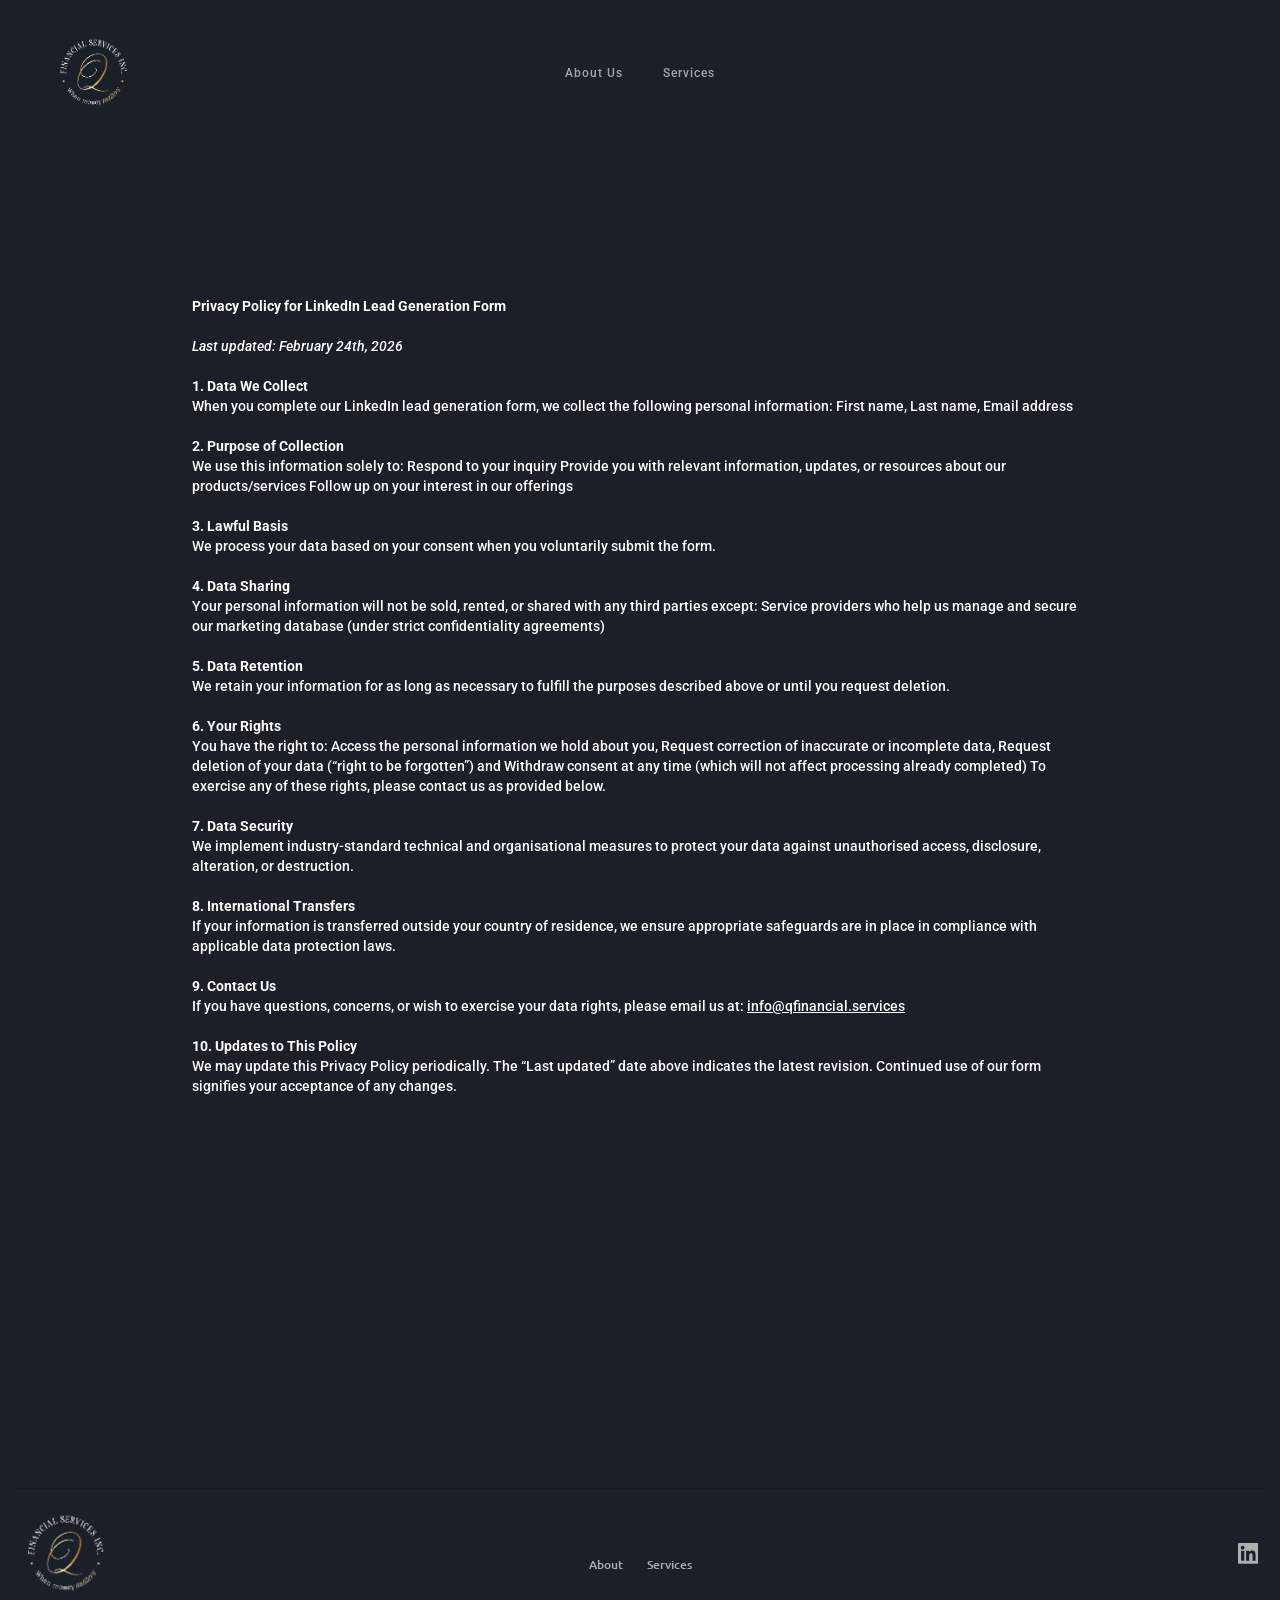
<file: privacy-policy/index.html>
<!DOCTYPE html>
<html class="w-mod-js"><head><meta name="robots" content="noindex, nofollow, noarchive, nosnippet"><meta http-equiv="Content-Type" content="text/html; charset=UTF-8"><style>.wf-force-outline-none[tabindex="-1"]:focus{outline:none;}</style><title>Privacy Policy</title><meta content="width=device-width, initial-scale=1" name="viewport"><link href="/assets/q-financial-services.webflow.shared.f797f8eae.css" rel="stylesheet" type="text/css" integrity="sha384-95f46uyBc1EnEPmfGhfVEP4AtwO46EaQOMorAxGbkx69XLpyn1z7TJylANG/Gr6e" crossorigin="anonymous"><link href="https://fonts.googleapis.com/" rel="preconnect"><link href="https://fonts.gstatic.com/" rel="preconnect" crossorigin="anonymous"><script src="/assets/webfont.js" type="text/javascript"></script><link rel="stylesheet" href="/assets/css" media="all"><script type="text/javascript">WebFont.load({  google: {    families: ["Open Sans:300,300italic,400,400italic,600,600italic,700,700italic,800,800italic","Ubuntu:300,300italic,400,400italic,500,500italic,700,700italic","Libre Baskerville:300,400,500,600,700","Roboto:300,400,500,600,700"]  }});</script><script type="text/javascript">!function(o,c){var n=c.documentElement,t=" w-mod-";n.className+=t+"js",("ontouchstart"in o||o.DocumentTouch&&c instanceof DocumentTouch)&&(n.className+=t+"touch")}(window,document);</script><link href="https://cdn.prod.website-files.com/69942a8aa8a16d6f73475ee5/699da0ad0cf5d86e30b3f103_Q-Financial-Services-IncV3a-Submark%20(1)_32x32.png" rel="shortcut icon" type="image/x-icon"><link href="https://cdn.prod.website-files.com/69942a8aa8a16d6f73475ee5/699da0c8dc8184a91d4a932f_Q-Financial-Services-IncV3a-Submark%20(1)_256x256.png" rel="apple-touch-icon"><style></style></head><body><div data-collapse="medium" data-animation="default" data-duration="400" data-easing="ease" data-easing2="ease" role="banner" class="navigation w-nav"><div class="navigation-wrap"><a href="https://actus.co.uk/" target="_blank" class="logo-link-2 w-nav-brand"><img width="86" src="/assets/699442fcfedd8ee0c4ad4a17_Q-Financial-Services-IncV3a-Submark.webp" alt="" class="logo-image"></a><div class="menu"><nav role="navigation" class="navigation-items w-nav-menu"><a href="https://actus.co.uk/about-our-software/" target="_blank" class="navigation-item w-nav-link">About Us</a><a href="https://actus.co.uk/about-us/" target="_blank" class="navigation-item w-nav-link">Services</a></nav><div class="menu-button w-nav-button" style="-webkit-user-select: text;" aria-label="menu" role="button" tabindex="0" aria-controls="w-nav-overlay-0" aria-haspopup="menu" aria-expanded="false"><img width="22" src="/assets/69942ecffcf8f4effaeb1c7b_output-onlinepngtools - 2025-09-22T110903.659.png" alt="" class="menu-icon"></div></div></div><div class="w-nav-overlay" id="w-nav-overlay-0"></div></div><section class="privacy-hero"><div class="privacy-div"><div class="privacy-text"><strong class="bold-text">Privacy Policy for LinkedIn Lead Generation Form<br><br>‍</strong><em class="italic-text">Last updated: February 24th, 2026<br><br>‍</em><strong>1. Data We Collect</strong><br>When you complete our LinkedIn lead generation form, we collect the following personal information: First name, Last name, Email address<br><br>‍<strong>2. Purpose of Collection</strong><br>We use this information solely to: Respond to your inquiry Provide you with relevant information, updates, or resources about our products/services Follow up on your interest in our offerings<br><br>‍<strong>3. Lawful Basis</strong><br>We process your data based on your consent when you voluntarily submit the form.<br><br>‍<strong>4. Data Sharing</strong><br>Your personal information will not be sold, rented, or shared with any third parties except: Service providers who help us manage and secure our marketing database (under strict confidentiality agreements)<br><br>‍<strong>5. Data Retention</strong><br>We retain your information for as long as necessary to fulfill the purposes described above or until you request deletion.<br><br>‍<strong>6. Your Rights</strong><br>You have the right to: Access the personal information we hold about you, Request correction of inaccurate or incomplete data, Request deletion of your data (“right to be forgotten”) and Withdraw consent at any time (which will not affect processing already completed) To exercise any of these rights, please contact us as provided below.<br><br>‍<strong>7. Data Security</strong><br>We implement industry‑standard technical and organisational measures to protect your data against unauthorised access, disclosure, alteration, or destruction.<br><br>‍<strong>8. International Transfers</strong><br>If your information is transferred outside your country of residence, we ensure appropriate safeguards are in place in compliance with applicable data protection laws.<br><br>‍<strong>9. Contact Us</strong><br>If you have questions, concerns, or wish to exercise your data rights, please email us at:&nbsp;<a href="mailto:enquiries@myconsole.co.uk" class="link">info@qfinancial.services</a><br>‍<br>‍<strong>10. Updates to This Policy</strong><br>We may update this Privacy Policy periodically. The “Last updated” date above indicates the latest revision. Continued use of our form signifies your acceptance of any changes.</div></div></section><section class="closing-cta"><footer class="footer-2 is-inverse"><div class="container-2"><div class="footer_bottom-3-col"><div id="w-node-_2ec45690-e9fb-eb4e-22a0-d6c68b46f5ca-7ea24353" class="flex_horizontal tablet-vertical w-node-eea41460-b174-192b-053e-0d4bb5d8bd9e-c0bf2a96"><a href="https://actus.co.uk/" target="_blank" class="logo w-inline-block"><div class="nav_logo-icon-2"><img id="w-node-eea41460-b174-192b-053e-0d4bb5d8bda1-c0bf2a96" loading="lazy" alt="" src="/assets/699442fcfedd8ee0c4ad4a17_Q-Financial-Services-IncV3a-Submark.webp" class="image-109"></div></a></div><ul id="w-node-_2ec45690-e9fb-eb4e-22a0-d6c68b46f5d3-7ea24353" role="list" class="button-group-2 margin_none text-align_center w-node-eea41460-b174-192b-053e-0d4bb5d8bda2-c0bf2a96 w-list-unstyled"><li class="margin-bottom_none-3"><a href="https://actus.co.uk/about-us/" target="_blank" class="footer_link on-inverse w-inline-block"><div class="text-block-36">About</div></a></li><li class="margin-bottom_none-3"><a href="https://actus.co.uk/learning-solutions/" target="_blank" class="footer_link on-inverse w-inline-block"><div class="text-block-36">Services</div></a></li></ul><ul id="w-node-dcb8f3ac-c486-d72d-803f-cef422b6050e-7ea24353" aria-label="Social media links" role="list" class="footer_icon-group margin_top-auto w-node-eea41460-b174-192b-053e-0d4bb5d8bdb5-c0bf2a96 w-list-unstyled"><li class="margin-bottom_none-3"><a href="https://www.linkedin.com/company/2400060/" target="_blank" class="footer_icon-link w-inline-block"><svg width="100%" height="100%" viewBox="0 0 16 16" class="svg-8"><path d="M15.3,0H0.7C0.3,0,0,0.3,0,0.7v14.7C0,15.7,0.3,16,0.7,16h14.7c0.4,0,0.7-0.3,0.7-0.7V0.7 C16,0.3,15.7,0,15.3,0z M4.7,13.6H2.4V6h2.4V13.6z M3.6,5C2.8,5,2.2,4.3,2.2,3.6c0-0.8,0.6-1.4,1.4-1.4c0.8,0,1.4,0.6,1.4,1.4 C4.9,4.3,4.3,5,3.6,5z M13.6,13.6h-2.4V9.9c0-0.9,0-2-1.2-2c-1.2,0-1.4,1-1.4,2v3.8H6.2V6h2.3v1h0c0.3-0.6,1.1-1.2,2.2-1.2 c2.4,0,2.8,1.6,2.8,3.6V13.6z" fill="currentColor" class="path-13"></path></svg><div class="screen-reader">LinkedIn</div></a></li></ul></div></div></footer></section><script src="/assets/jquery-3.5.1.min.dc5e7f18c8.js" type="text/javascript" integrity="sha256-9/aliU8dGd2tb6OSsuzixeV4y/faTqgFtohetphbbj0=" crossorigin="anonymous"></script><script src="/assets/webflow.schunk.6a83f24a1a67dfcd.js" type="text/javascript" integrity="sha384-bMbGI8D84p14FWDeQ0S95uC/9+ixYyrKYt+jl41K4/S41T4XTL6mTd9AkEZQLMCf" crossorigin="anonymous"></script><script src="/assets/webflow.a9ba356d.d2f30196489a2709.js" type="text/javascript" integrity="sha384-csGkhjFGgkSz8t16Ud75ydCbjLPF/KwVXVDchd4zvLDKt8Bf0NTemUS5BXjXjjmC" crossorigin="anonymous"></script></template></div>
</body></html>
</file>
<file: assets/q-financial-services.webflow.shared.f797f8eae.css>
html {
  -webkit-text-size-adjust: 100%;
  -ms-text-size-adjust: 100%;
  font-family: sans-serif;
}

body {
  margin: 0;
}

article, aside, details, figcaption, figure, footer, header, hgroup, main, menu, nav, section, summary {
  display: block;
}

audio, canvas, progress, video {
  vertical-align: baseline;
  display: inline-block;
}

audio:not([controls]) {
  height: 0;
  display: none;
}

[hidden], template {
  display: none;
}

a {
  background-color: #0000;
}

a:active, a:hover {
  outline: 0;
}

abbr[title] {
  border-bottom: 1px dotted;
}

b, strong {
  font-weight: bold;
}

dfn {
  font-style: italic;
}

h1 {
  margin: .67em 0;
  font-size: 2em;
}

mark {
  color: #000;
  background: #ff0;
}

small {
  font-size: 80%;
}

sub, sup {
  vertical-align: baseline;
  font-size: 75%;
  line-height: 0;
  position: relative;
}

sup {
  top: -.5em;
}

sub {
  bottom: -.25em;
}

img {
  border: 0;
}

svg:not(:root) {
  overflow: hidden;
}

hr {
  box-sizing: content-box;
  height: 0;
}

pre {
  overflow: auto;
}

code, kbd, pre, samp {
  font-family: monospace;
  font-size: 1em;
}

button, input, optgroup, select, textarea {
  color: inherit;
  font: inherit;
  margin: 0;
}

button {
  overflow: visible;
}

button, select {
  text-transform: none;
}

button, html input[type="button"], input[type="reset"] {
  -webkit-appearance: button;
  cursor: pointer;
}

button[disabled], html input[disabled] {
  cursor: default;
}

button::-moz-focus-inner, input::-moz-focus-inner {
  border: 0;
  padding: 0;
}

input {
  line-height: normal;
}

input[type="checkbox"], input[type="radio"] {
  box-sizing: border-box;
  padding: 0;
}

input[type="number"]::-webkit-inner-spin-button, input[type="number"]::-webkit-outer-spin-button {
  height: auto;
}

input[type="search"] {
  -webkit-appearance: none;
}

input[type="search"]::-webkit-search-cancel-button, input[type="search"]::-webkit-search-decoration {
  -webkit-appearance: none;
}

legend {
  border: 0;
  padding: 0;
}

textarea {
  overflow: auto;
}

optgroup {
  font-weight: bold;
}

table {
  border-collapse: collapse;
  border-spacing: 0;
}

td, th {
  padding: 0;
}

@font-face {
  font-family: webflow-icons;
  src: url("[data-uri]") format("truetype");
  font-weight: normal;
  font-style: normal;
}

[class^="w-icon-"], [class*=" w-icon-"] {
  speak: none;
  font-variant: normal;
  text-transform: none;
  -webkit-font-smoothing: antialiased;
  -moz-osx-font-smoothing: grayscale;
  font-style: normal;
  font-weight: normal;
  line-height: 1;
  font-family: webflow-icons !important;
}

.w-icon-slider-right:before {
  content: "";
}

.w-icon-slider-left:before {
  content: "";
}

.w-icon-nav-menu:before {
  content: "";
}

.w-icon-arrow-down:before, .w-icon-dropdown-toggle:before {
  content: "";
}

.w-icon-file-upload-remove:before {
  content: "";
}

.w-icon-file-upload-icon:before {
  content: "";
}

* {
  box-sizing: border-box;
}

html {
  height: 100%;
}

body {
  color: #333;
  background-color: #fff;
  min-height: 100%;
  margin: 0;
  font-family: Arial, sans-serif;
  font-size: 14px;
  line-height: 20px;
}

img {
  vertical-align: middle;
  max-width: 100%;
  display: inline-block;
}

html.w-mod-touch * {
  background-attachment: scroll !important;
}

.w-block {
  display: block;
}

.w-inline-block {
  max-width: 100%;
  display: inline-block;
}

.w-clearfix:before, .w-clearfix:after {
  content: " ";
  grid-area: 1 / 1 / 2 / 2;
  display: table;
}

.w-clearfix:after {
  clear: both;
}

.w-hidden {
  display: none;
}

.w-button {
  color: #fff;
  line-height: inherit;
  cursor: pointer;
  background-color: #3898ec;
  border: 0;
  border-radius: 0;
  padding: 9px 15px;
  text-decoration: none;
  display: inline-block;
}

input.w-button {
  -webkit-appearance: button;
}

html[data-w-dynpage] [data-w-cloak] {
  color: #0000 !important;
}

.w-code-block {
  margin: unset;
}

pre.w-code-block code {
  all: inherit;
}

.w-optimization {
  display: contents;
}

.w-webflow-badge, .w-webflow-badge > img {
  box-sizing: unset;
  width: unset;
  height: unset;
  max-height: unset;
  max-width: unset;
  min-height: unset;
  min-width: unset;
  margin: unset;
  padding: unset;
  float: unset;
  clear: unset;
  border: unset;
  border-radius: unset;
  background: unset;
  background-image: unset;
  background-position: unset;
  background-size: unset;
  background-repeat: unset;
  background-origin: unset;
  background-clip: unset;
  background-attachment: unset;
  background-color: unset;
  box-shadow: unset;
  transform: unset;
  direction: unset;
  font-family: unset;
  font-weight: unset;
  color: unset;
  font-size: unset;
  line-height: unset;
  font-style: unset;
  font-variant: unset;
  text-align: unset;
  letter-spacing: unset;
  -webkit-text-decoration: unset;
  text-decoration: unset;
  text-indent: unset;
  text-transform: unset;
  list-style-type: unset;
  text-shadow: unset;
  vertical-align: unset;
  cursor: unset;
  white-space: unset;
  word-break: unset;
  word-spacing: unset;
  word-wrap: unset;
  transition: unset;
}

.w-webflow-badge {
  white-space: nowrap;
  cursor: pointer;
  box-shadow: 0 0 0 1px #0000001a, 0 1px 3px #0000001a;
  visibility: visible !important;
  opacity: 1 !important;
  z-index: 2147483647 !important;
  color: #aaadb0 !important;
  overflow: unset !important;
  background-color: #fff !important;
  border-radius: 3px !important;
  width: auto !important;
  height: auto !important;
  margin: 0 !important;
  padding: 6px !important;
  font-size: 12px !important;
  line-height: 14px !important;
  text-decoration: none !important;
  display: inline-block !important;
  position: fixed !important;
  inset: auto 12px 12px auto !important;
  transform: none !important;
}

.w-webflow-badge > img {
  position: unset;
  visibility: unset !important;
  opacity: 1 !important;
  vertical-align: middle !important;
  display: inline-block !important;
}

h1, h2, h3, h4, h5, h6 {
  margin-bottom: 10px;
  font-weight: bold;
}

h1 {
  margin-top: 20px;
  font-size: 38px;
  line-height: 44px;
}

h2 {
  margin-top: 20px;
  font-size: 32px;
  line-height: 36px;
}

h3 {
  margin-top: 20px;
  font-size: 24px;
  line-height: 30px;
}

h4 {
  margin-top: 10px;
  font-size: 18px;
  line-height: 24px;
}

h5 {
  margin-top: 10px;
  font-size: 14px;
  line-height: 20px;
}

h6 {
  margin-top: 10px;
  font-size: 12px;
  line-height: 18px;
}

p {
  margin-top: 0;
  margin-bottom: 10px;
}

blockquote {
  border-left: 5px solid #e2e2e2;
  margin: 0 0 10px;
  padding: 10px 20px;
  font-size: 18px;
  line-height: 22px;
}

figure {
  margin: 0 0 10px;
}

figcaption {
  text-align: center;
  margin-top: 5px;
}

ul, ol {
  margin-top: 0;
  margin-bottom: 10px;
  padding-left: 40px;
}

.w-list-unstyled {
  padding-left: 0;
  list-style: none;
}

.w-embed:before, .w-embed:after {
  content: " ";
  grid-area: 1 / 1 / 2 / 2;
  display: table;
}

.w-embed:after {
  clear: both;
}

.w-video {
  width: 100%;
  padding: 0;
  position: relative;
}

.w-video iframe, .w-video object, .w-video embed {
  border: none;
  width: 100%;
  height: 100%;
  position: absolute;
  top: 0;
  left: 0;
}

fieldset {
  border: 0;
  margin: 0;
  padding: 0;
}

button, [type="button"], [type="reset"] {
  cursor: pointer;
  -webkit-appearance: button;
  border: 0;
}

.w-form {
  margin: 0 0 15px;
}

.w-form-done {
  text-align: center;
  background-color: #ddd;
  padding: 20px;
  display: none;
}

.w-form-fail {
  background-color: #ffdede;
  margin-top: 10px;
  padding: 10px;
  display: none;
}

label {
  margin-bottom: 5px;
  font-weight: bold;
  display: block;
}

.w-input, .w-select {
  color: #333;
  vertical-align: middle;
  background-color: #fff;
  border: 1px solid #ccc;
  width: 100%;
  height: 38px;
  margin-bottom: 10px;
  padding: 8px 12px;
  font-size: 14px;
  line-height: 1.42857;
  display: block;
}

.w-input::placeholder, .w-select::placeholder {
  color: #999;
}

.w-input:focus, .w-select:focus {
  border-color: #3898ec;
  outline: 0;
}

.w-input[disabled], .w-select[disabled], .w-input[readonly], .w-select[readonly], fieldset[disabled] .w-input, fieldset[disabled] .w-select {
  cursor: not-allowed;
}

.w-input[disabled]:not(.w-input-disabled), .w-select[disabled]:not(.w-input-disabled), .w-input[readonly], .w-select[readonly], fieldset[disabled]:not(.w-input-disabled) .w-input, fieldset[disabled]:not(.w-input-disabled) .w-select {
  background-color: #eee;
}

textarea.w-input, textarea.w-select {
  height: auto;
}

.w-select {
  background-color: #f3f3f3;
}

.w-select[multiple] {
  height: auto;
}

.w-form-label {
  cursor: pointer;
  margin-bottom: 0;
  font-weight: normal;
  display: inline-block;
}

.w-radio {
  margin-bottom: 5px;
  padding-left: 20px;
  display: block;
}

.w-radio:before, .w-radio:after {
  content: " ";
  grid-area: 1 / 1 / 2 / 2;
  display: table;
}

.w-radio:after {
  clear: both;
}

.w-radio-input {
  float: left;
  margin: 3px 0 0 -20px;
  line-height: normal;
}

.w-file-upload {
  margin-bottom: 10px;
  display: block;
}

.w-file-upload-input {
  opacity: 0;
  z-index: -100;
  width: .1px;
  height: .1px;
  position: absolute;
  overflow: hidden;
}

.w-file-upload-default, .w-file-upload-uploading, .w-file-upload-success {
  color: #333;
  display: inline-block;
}

.w-file-upload-error {
  margin-top: 10px;
  display: block;
}

.w-file-upload-default.w-hidden, .w-file-upload-uploading.w-hidden, .w-file-upload-error.w-hidden, .w-file-upload-success.w-hidden {
  display: none;
}

.w-file-upload-uploading-btn {
  cursor: pointer;
  background-color: #fafafa;
  border: 1px solid #ccc;
  margin: 0;
  padding: 8px 12px;
  font-size: 14px;
  font-weight: normal;
  display: flex;
}

.w-file-upload-file {
  background-color: #fafafa;
  border: 1px solid #ccc;
  flex-grow: 1;
  justify-content: space-between;
  margin: 0;
  padding: 8px 9px 8px 11px;
  display: flex;
}

.w-file-upload-file-name {
  font-size: 14px;
  font-weight: normal;
  display: block;
}

.w-file-remove-link {
  cursor: pointer;
  width: auto;
  height: auto;
  margin-top: 3px;
  margin-left: 10px;
  padding: 3px;
  display: block;
}

.w-icon-file-upload-remove {
  margin: auto;
  font-size: 10px;
}

.w-file-upload-error-msg {
  color: #ea384c;
  padding: 2px 0;
  display: inline-block;
}

.w-file-upload-info {
  padding: 0 12px;
  line-height: 38px;
  display: inline-block;
}

.w-file-upload-label {
  cursor: pointer;
  background-color: #fafafa;
  border: 1px solid #ccc;
  margin: 0;
  padding: 8px 12px;
  font-size: 14px;
  font-weight: normal;
  display: inline-block;
}

.w-icon-file-upload-icon, .w-icon-file-upload-uploading {
  width: 20px;
  margin-right: 8px;
  display: inline-block;
}

.w-icon-file-upload-uploading {
  height: 20px;
}

.w-container {
  max-width: 940px;
  margin-left: auto;
  margin-right: auto;
}

.w-container:before, .w-container:after {
  content: " ";
  grid-area: 1 / 1 / 2 / 2;
  display: table;
}

.w-container:after {
  clear: both;
}

.w-container .w-row {
  margin-left: -10px;
  margin-right: -10px;
}

.w-row:before, .w-row:after {
  content: " ";
  grid-area: 1 / 1 / 2 / 2;
  display: table;
}

.w-row:after {
  clear: both;
}

.w-row .w-row {
  margin-left: 0;
  margin-right: 0;
}

.w-col {
  float: left;
  width: 100%;
  min-height: 1px;
  padding-left: 10px;
  padding-right: 10px;
  position: relative;
}

.w-col .w-col {
  padding-left: 0;
  padding-right: 0;
}

.w-col-1 {
  width: 8.33333%;
}

.w-col-2 {
  width: 16.6667%;
}

.w-col-3 {
  width: 25%;
}

.w-col-4 {
  width: 33.3333%;
}

.w-col-5 {
  width: 41.6667%;
}

.w-col-6 {
  width: 50%;
}

.w-col-7 {
  width: 58.3333%;
}

.w-col-8 {
  width: 66.6667%;
}

.w-col-9 {
  width: 75%;
}

.w-col-10 {
  width: 83.3333%;
}

.w-col-11 {
  width: 91.6667%;
}

.w-col-12 {
  width: 100%;
}

.w-hidden-main {
  display: none !important;
}

@media screen and (max-width: 991px) {
  .w-container {
    max-width: 728px;
  }

  .w-hidden-main {
    display: inherit !important;
  }

  .w-hidden-medium {
    display: none !important;
  }

  .w-col-medium-1 {
    width: 8.33333%;
  }

  .w-col-medium-2 {
    width: 16.6667%;
  }

  .w-col-medium-3 {
    width: 25%;
  }

  .w-col-medium-4 {
    width: 33.3333%;
  }

  .w-col-medium-5 {
    width: 41.6667%;
  }

  .w-col-medium-6 {
    width: 50%;
  }

  .w-col-medium-7 {
    width: 58.3333%;
  }

  .w-col-medium-8 {
    width: 66.6667%;
  }

  .w-col-medium-9 {
    width: 75%;
  }

  .w-col-medium-10 {
    width: 83.3333%;
  }

  .w-col-medium-11 {
    width: 91.6667%;
  }

  .w-col-medium-12 {
    width: 100%;
  }

  .w-col-stack {
    width: 100%;
    left: auto;
    right: auto;
  }
}

@media screen and (max-width: 767px) {
  .w-hidden-main, .w-hidden-medium {
    display: inherit !important;
  }

  .w-hidden-small {
    display: none !important;
  }

  .w-row, .w-container .w-row {
    margin-left: 0;
    margin-right: 0;
  }

  .w-col {
    width: 100%;
    left: auto;
    right: auto;
  }

  .w-col-small-1 {
    width: 8.33333%;
  }

  .w-col-small-2 {
    width: 16.6667%;
  }

  .w-col-small-3 {
    width: 25%;
  }

  .w-col-small-4 {
    width: 33.3333%;
  }

  .w-col-small-5 {
    width: 41.6667%;
  }

  .w-col-small-6 {
    width: 50%;
  }

  .w-col-small-7 {
    width: 58.3333%;
  }

  .w-col-small-8 {
    width: 66.6667%;
  }

  .w-col-small-9 {
    width: 75%;
  }

  .w-col-small-10 {
    width: 83.3333%;
  }

  .w-col-small-11 {
    width: 91.6667%;
  }

  .w-col-small-12 {
    width: 100%;
  }
}

@media screen and (max-width: 479px) {
  .w-container {
    max-width: none;
  }

  .w-hidden-main, .w-hidden-medium, .w-hidden-small {
    display: inherit !important;
  }

  .w-hidden-tiny {
    display: none !important;
  }

  .w-col {
    width: 100%;
  }

  .w-col-tiny-1 {
    width: 8.33333%;
  }

  .w-col-tiny-2 {
    width: 16.6667%;
  }

  .w-col-tiny-3 {
    width: 25%;
  }

  .w-col-tiny-4 {
    width: 33.3333%;
  }

  .w-col-tiny-5 {
    width: 41.6667%;
  }

  .w-col-tiny-6 {
    width: 50%;
  }

  .w-col-tiny-7 {
    width: 58.3333%;
  }

  .w-col-tiny-8 {
    width: 66.6667%;
  }

  .w-col-tiny-9 {
    width: 75%;
  }

  .w-col-tiny-10 {
    width: 83.3333%;
  }

  .w-col-tiny-11 {
    width: 91.6667%;
  }

  .w-col-tiny-12 {
    width: 100%;
  }
}

.w-widget {
  position: relative;
}

.w-widget-map {
  width: 100%;
  height: 400px;
}

.w-widget-map label {
  width: auto;
  display: inline;
}

.w-widget-map img {
  max-width: inherit;
}

.w-widget-map .gm-style-iw {
  text-align: center;
}

.w-widget-map .gm-style-iw > button {
  display: none !important;
}

.w-widget-twitter {
  overflow: hidden;
}

.w-widget-twitter-count-shim {
  vertical-align: top;
  text-align: center;
  background: #fff;
  border: 1px solid #758696;
  border-radius: 3px;
  width: 28px;
  height: 20px;
  display: inline-block;
  position: relative;
}

.w-widget-twitter-count-shim * {
  pointer-events: none;
  -webkit-user-select: none;
  user-select: none;
}

.w-widget-twitter-count-shim .w-widget-twitter-count-inner {
  text-align: center;
  color: #999;
  font-family: serif;
  font-size: 15px;
  line-height: 12px;
  position: relative;
}

.w-widget-twitter-count-shim .w-widget-twitter-count-clear {
  display: block;
  position: relative;
}

.w-widget-twitter-count-shim.w--large {
  width: 36px;
  height: 28px;
}

.w-widget-twitter-count-shim.w--large .w-widget-twitter-count-inner {
  font-size: 18px;
  line-height: 18px;
}

.w-widget-twitter-count-shim:not(.w--vertical) {
  margin-left: 5px;
  margin-right: 8px;
}

.w-widget-twitter-count-shim:not(.w--vertical).w--large {
  margin-left: 6px;
}

.w-widget-twitter-count-shim:not(.w--vertical):before, .w-widget-twitter-count-shim:not(.w--vertical):after {
  content: " ";
  pointer-events: none;
  border: solid #0000;
  width: 0;
  height: 0;
  position: absolute;
  top: 50%;
  left: 0;
}

.w-widget-twitter-count-shim:not(.w--vertical):before {
  border-width: 4px;
  border-color: #75869600 #5d6c7b #75869600 #75869600;
  margin-top: -4px;
  margin-left: -9px;
}

.w-widget-twitter-count-shim:not(.w--vertical).w--large:before {
  border-width: 5px;
  margin-top: -5px;
  margin-left: -10px;
}

.w-widget-twitter-count-shim:not(.w--vertical):after {
  border-width: 4px;
  border-color: #fff0 #fff #fff0 #fff0;
  margin-top: -4px;
  margin-left: -8px;
}

.w-widget-twitter-count-shim:not(.w--vertical).w--large:after {
  border-width: 5px;
  margin-top: -5px;
  margin-left: -9px;
}

.w-widget-twitter-count-shim.w--vertical {
  width: 61px;
  height: 33px;
  margin-bottom: 8px;
}

.w-widget-twitter-count-shim.w--vertical:before, .w-widget-twitter-count-shim.w--vertical:after {
  content: " ";
  pointer-events: none;
  border: solid #0000;
  width: 0;
  height: 0;
  position: absolute;
  top: 100%;
  left: 50%;
}

.w-widget-twitter-count-shim.w--vertical:before {
  border-width: 5px;
  border-color: #5d6c7b #75869600 #75869600;
  margin-left: -5px;
}

.w-widget-twitter-count-shim.w--vertical:after {
  border-width: 4px;
  border-color: #fff #fff0 #fff0;
  margin-left: -4px;
}

.w-widget-twitter-count-shim.w--vertical .w-widget-twitter-count-inner {
  font-size: 18px;
  line-height: 22px;
}

.w-widget-twitter-count-shim.w--vertical.w--large {
  width: 76px;
}

.w-background-video {
  color: #fff;
  height: 500px;
  position: relative;
  overflow: hidden;
}

.w-background-video > video {
  object-fit: cover;
  z-index: -100;
  background-position: 50%;
  background-size: cover;
  width: 100%;
  height: 100%;
  margin: auto;
  position: absolute;
  inset: -100%;
}

.w-background-video > video::-webkit-media-controls-start-playback-button {
  -webkit-appearance: none;
  display: none !important;
}

.w-background-video--control {
  background-color: #0000;
  padding: 0;
  position: absolute;
  bottom: 1em;
  right: 1em;
}

.w-background-video--control > [hidden] {
  display: none !important;
}

.w-slider {
  text-align: center;
  clear: both;
  -webkit-tap-highlight-color: #0000;
  tap-highlight-color: #0000;
  background: #ddd;
  height: 300px;
  position: relative;
}

.w-slider-mask {
  z-index: 1;
  white-space: nowrap;
  height: 100%;
  display: block;
  position: relative;
  left: 0;
  right: 0;
  overflow: hidden;
}

.w-slide {
  vertical-align: top;
  white-space: normal;
  text-align: left;
  width: 100%;
  height: 100%;
  display: inline-block;
  position: relative;
}

.w-slider-nav {
  z-index: 2;
  text-align: center;
  -webkit-tap-highlight-color: #0000;
  tap-highlight-color: #0000;
  height: 40px;
  margin: auto;
  padding-top: 10px;
  position: absolute;
  inset: auto 0 0;
}

.w-slider-nav.w-round > div {
  border-radius: 100%;
}

.w-slider-nav.w-num > div {
  font-size: inherit;
  line-height: inherit;
  width: auto;
  height: auto;
  padding: .2em .5em;
}

.w-slider-nav.w-shadow > div {
  box-shadow: 0 0 3px #3336;
}

.w-slider-nav-invert {
  color: #fff;
}

.w-slider-nav-invert > div {
  background-color: #2226;
}

.w-slider-nav-invert > div.w-active {
  background-color: #222;
}

.w-slider-dot {
  cursor: pointer;
  background-color: #fff6;
  width: 1em;
  height: 1em;
  margin: 0 3px .5em;
  transition: background-color .1s, color .1s;
  display: inline-block;
  position: relative;
}

.w-slider-dot.w-active {
  background-color: #fff;
}

.w-slider-dot:focus {
  outline: none;
  box-shadow: 0 0 0 2px #fff;
}

.w-slider-dot:focus.w-active {
  box-shadow: none;
}

.w-slider-arrow-left, .w-slider-arrow-right {
  cursor: pointer;
  color: #fff;
  -webkit-tap-highlight-color: #0000;
  tap-highlight-color: #0000;
  -webkit-user-select: none;
  user-select: none;
  width: 80px;
  margin: auto;
  font-size: 40px;
  position: absolute;
  inset: 0;
  overflow: hidden;
}

.w-slider-arrow-left [class^="w-icon-"], .w-slider-arrow-right [class^="w-icon-"], .w-slider-arrow-left [class*=" w-icon-"], .w-slider-arrow-right [class*=" w-icon-"] {
  position: absolute;
}

.w-slider-arrow-left:focus, .w-slider-arrow-right:focus {
  outline: 0;
}

.w-slider-arrow-left {
  z-index: 3;
  right: auto;
}

.w-slider-arrow-right {
  z-index: 4;
  left: auto;
}

.w-icon-slider-left, .w-icon-slider-right {
  width: 1em;
  height: 1em;
  margin: auto;
  inset: 0;
}

.w-slider-aria-label {
  clip: rect(0 0 0 0);
  border: 0;
  width: 1px;
  height: 1px;
  margin: -1px;
  padding: 0;
  position: absolute;
  overflow: hidden;
}

.w-slider-force-show {
  display: block !important;
}

.w-dropdown {
  text-align: left;
  z-index: 900;
  margin-left: auto;
  margin-right: auto;
  display: inline-block;
  position: relative;
}

.w-dropdown-btn, .w-dropdown-toggle, .w-dropdown-link {
  vertical-align: top;
  color: #222;
  text-align: left;
  white-space: nowrap;
  margin-left: auto;
  margin-right: auto;
  padding: 20px;
  text-decoration: none;
  position: relative;
}

.w-dropdown-toggle {
  -webkit-user-select: none;
  user-select: none;
  cursor: pointer;
  padding-right: 40px;
  display: inline-block;
}

.w-dropdown-toggle:focus {
  outline: 0;
}

.w-icon-dropdown-toggle {
  width: 1em;
  height: 1em;
  margin: auto 20px auto auto;
  position: absolute;
  top: 0;
  bottom: 0;
  right: 0;
}

.w-dropdown-list {
  background: #ddd;
  min-width: 100%;
  display: none;
  position: absolute;
}

.w-dropdown-list.w--open {
  display: block;
}

.w-dropdown-link {
  color: #222;
  padding: 10px 20px;
  display: block;
}

.w-dropdown-link.w--current {
  color: #0082f3;
}

.w-dropdown-link:focus {
  outline: 0;
}

@media screen and (max-width: 767px) {
  .w-nav-brand {
    padding-left: 10px;
  }
}

.w-lightbox-backdrop {
  cursor: auto;
  letter-spacing: normal;
  text-indent: 0;
  text-shadow: none;
  text-transform: none;
  visibility: visible;
  white-space: normal;
  word-break: normal;
  word-spacing: normal;
  word-wrap: normal;
  color: #fff;
  text-align: center;
  z-index: 2000;
  opacity: 0;
  -webkit-user-select: none;
  -moz-user-select: none;
  -webkit-tap-highlight-color: transparent;
  background: #000000e6;
  outline: 0;
  font-family: Helvetica Neue, Helvetica, Ubuntu, Segoe UI, Verdana, sans-serif;
  font-size: 17px;
  font-style: normal;
  font-weight: 300;
  line-height: 1.2;
  list-style: disc;
  position: fixed;
  inset: 0;
  -webkit-transform: translate(0);
}

.w-lightbox-backdrop, .w-lightbox-container {
  -webkit-overflow-scrolling: touch;
  height: 100%;
  overflow: auto;
}

.w-lightbox-content {
  height: 100vh;
  position: relative;
  overflow: hidden;
}

.w-lightbox-view {
  opacity: 0;
  width: 100vw;
  height: 100vh;
  position: absolute;
}

.w-lightbox-view:before {
  content: "";
  height: 100vh;
}

.w-lightbox-group, .w-lightbox-group .w-lightbox-view, .w-lightbox-group .w-lightbox-view:before {
  height: 86vh;
}

.w-lightbox-frame, .w-lightbox-view:before {
  vertical-align: middle;
  display: inline-block;
}

.w-lightbox-figure {
  margin: 0;
  position: relative;
}

.w-lightbox-group .w-lightbox-figure {
  cursor: pointer;
}

.w-lightbox-img {
  width: auto;
  max-width: none;
  height: auto;
}

.w-lightbox-image {
  float: none;
  max-width: 100vw;
  max-height: 100vh;
  display: block;
}

.w-lightbox-group .w-lightbox-image {
  max-height: 86vh;
}

.w-lightbox-caption {
  text-align: left;
  text-overflow: ellipsis;
  white-space: nowrap;
  background: #0006;
  padding: .5em 1em;
  position: absolute;
  bottom: 0;
  left: 0;
  right: 0;
  overflow: hidden;
}

.w-lightbox-embed {
  width: 100%;
  height: 100%;
  position: absolute;
  inset: 0;
}

.w-lightbox-control {
  cursor: pointer;
  background-position: center;
  background-repeat: no-repeat;
  background-size: 24px;
  width: 4em;
  transition: all .3s;
  position: absolute;
  top: 0;
}

.w-lightbox-left {
  background-image: url("[data-uri]");
  display: none;
  bottom: 0;
  left: 0;
}

.w-lightbox-right {
  background-image: url("[data-uri]");
  display: none;
  bottom: 0;
  right: 0;
}

.w-lightbox-close {
  background-image: url("[data-uri]");
  background-size: 18px;
  height: 2.6em;
  right: 0;
}

.w-lightbox-strip {
  white-space: nowrap;
  padding: 0 1vh;
  line-height: 0;
  position: absolute;
  bottom: 0;
  left: 0;
  right: 0;
  overflow: auto hidden;
}

.w-lightbox-item {
  box-sizing: content-box;
  cursor: pointer;
  width: 10vh;
  padding: 2vh 1vh;
  display: inline-block;
  -webkit-transform: translate3d(0, 0, 0);
}

.w-lightbox-active {
  opacity: .3;
}

.w-lightbox-thumbnail {
  background: #222;
  height: 10vh;
  position: relative;
  overflow: hidden;
}

.w-lightbox-thumbnail-image {
  position: absolute;
  top: 0;
  left: 0;
}

.w-lightbox-thumbnail .w-lightbox-tall {
  width: 100%;
  top: 50%;
  transform: translate(0, -50%);
}

.w-lightbox-thumbnail .w-lightbox-wide {
  height: 100%;
  left: 50%;
  transform: translate(-50%);
}

.w-lightbox-spinner {
  box-sizing: border-box;
  border: 5px solid #0006;
  border-radius: 50%;
  width: 40px;
  height: 40px;
  margin-top: -20px;
  margin-left: -20px;
  animation: .8s linear infinite spin;
  position: absolute;
  top: 50%;
  left: 50%;
}

.w-lightbox-spinner:after {
  content: "";
  border: 3px solid #0000;
  border-bottom-color: #fff;
  border-radius: 50%;
  position: absolute;
  inset: -4px;
}

.w-lightbox-hide {
  display: none;
}

.w-lightbox-noscroll {
  overflow: hidden;
}

@media (min-width: 768px) {
  .w-lightbox-content {
    height: 96vh;
    margin-top: 2vh;
  }

  .w-lightbox-view, .w-lightbox-view:before {
    height: 96vh;
  }

  .w-lightbox-group, .w-lightbox-group .w-lightbox-view, .w-lightbox-group .w-lightbox-view:before {
    height: 84vh;
  }

  .w-lightbox-image {
    max-width: 96vw;
    max-height: 96vh;
  }

  .w-lightbox-group .w-lightbox-image {
    max-width: 82.3vw;
    max-height: 84vh;
  }

  .w-lightbox-left, .w-lightbox-right {
    opacity: .5;
    display: block;
  }

  .w-lightbox-close {
    opacity: .8;
  }

  .w-lightbox-control:hover {
    opacity: 1;
  }
}

.w-lightbox-inactive, .w-lightbox-inactive:hover {
  opacity: 0;
}

.w-richtext:before, .w-richtext:after {
  content: " ";
  grid-area: 1 / 1 / 2 / 2;
  display: table;
}

.w-richtext:after {
  clear: both;
}

.w-richtext[contenteditable="true"]:before, .w-richtext[contenteditable="true"]:after {
  white-space: initial;
}

.w-richtext ol, .w-richtext ul {
  overflow: hidden;
}

.w-richtext .w-richtext-figure-selected.w-richtext-figure-type-video div:after, .w-richtext .w-richtext-figure-selected[data-rt-type="video"] div:after, .w-richtext .w-richtext-figure-selected.w-richtext-figure-type-image div, .w-richtext .w-richtext-figure-selected[data-rt-type="image"] div {
  outline: 2px solid #2895f7;
}

.w-richtext figure.w-richtext-figure-type-video > div:after, .w-richtext figure[data-rt-type="video"] > div:after {
  content: "";
  display: none;
  position: absolute;
  inset: 0;
}

.w-richtext figure {
  max-width: 60%;
  position: relative;
}

.w-richtext figure > div:before {
  cursor: default !important;
}

.w-richtext figure img {
  width: 100%;
}

.w-richtext figure figcaption.w-richtext-figcaption-placeholder {
  opacity: .6;
}

.w-richtext figure div {
  color: #0000;
  font-size: 0;
}

.w-richtext figure.w-richtext-figure-type-image, .w-richtext figure[data-rt-type="image"] {
  display: table;
}

.w-richtext figure.w-richtext-figure-type-image > div, .w-richtext figure[data-rt-type="image"] > div {
  display: inline-block;
}

.w-richtext figure.w-richtext-figure-type-image > figcaption, .w-richtext figure[data-rt-type="image"] > figcaption {
  caption-side: bottom;
  display: table-caption;
}

.w-richtext figure.w-richtext-figure-type-video, .w-richtext figure[data-rt-type="video"] {
  width: 60%;
  height: 0;
}

.w-richtext figure.w-richtext-figure-type-video iframe, .w-richtext figure[data-rt-type="video"] iframe {
  width: 100%;
  height: 100%;
  position: absolute;
  top: 0;
  left: 0;
}

.w-richtext figure.w-richtext-figure-type-video > div, .w-richtext figure[data-rt-type="video"] > div {
  width: 100%;
}

.w-richtext figure.w-richtext-align-center {
  clear: both;
  margin-left: auto;
  margin-right: auto;
}

.w-richtext figure.w-richtext-align-center.w-richtext-figure-type-image > div, .w-richtext figure.w-richtext-align-center[data-rt-type="image"] > div {
  max-width: 100%;
}

.w-richtext figure.w-richtext-align-normal {
  clear: both;
}

.w-richtext figure.w-richtext-align-fullwidth {
  text-align: center;
  clear: both;
  width: 100%;
  max-width: 100%;
  margin-left: auto;
  margin-right: auto;
  display: block;
}

.w-richtext figure.w-richtext-align-fullwidth > div {
  padding-bottom: inherit;
  display: inline-block;
}

.w-richtext figure.w-richtext-align-fullwidth > figcaption {
  display: block;
}

.w-richtext figure.w-richtext-align-floatleft {
  float: left;
  clear: none;
  margin-right: 15px;
}

.w-richtext figure.w-richtext-align-floatright {
  float: right;
  clear: none;
  margin-left: 15px;
}

.w-nav {
  z-index: 1000;
  background: #ddd;
  position: relative;
}

.w-nav:before, .w-nav:after {
  content: " ";
  grid-area: 1 / 1 / 2 / 2;
  display: table;
}

.w-nav:after {
  clear: both;
}

.w-nav-brand {
  float: left;
  color: #333;
  text-decoration: none;
  position: relative;
}

.w-nav-link {
  vertical-align: top;
  color: #222;
  text-align: left;
  margin-left: auto;
  margin-right: auto;
  padding: 20px;
  text-decoration: none;
  display: inline-block;
  position: relative;
}

.w-nav-link.w--current {
  color: #0082f3;
}

.w-nav-menu {
  float: right;
  position: relative;
}

[data-nav-menu-open] {
  text-align: center;
  background: #c8c8c8;
  min-width: 200px;
  position: absolute;
  top: 100%;
  left: 0;
  right: 0;
  overflow: visible;
  display: block !important;
}

.w--nav-link-open {
  display: block;
  position: relative;
}

.w-nav-overlay {
  width: 100%;
  display: none;
  position: absolute;
  top: 100%;
  left: 0;
  right: 0;
  overflow: hidden;
}

.w-nav-overlay [data-nav-menu-open] {
  top: 0;
}

.w-nav[data-animation="over-left"] .w-nav-overlay {
  width: auto;
}

.w-nav[data-animation="over-left"] .w-nav-overlay, .w-nav[data-animation="over-left"] [data-nav-menu-open] {
  z-index: 1;
  top: 0;
  right: auto;
}

.w-nav[data-animation="over-right"] .w-nav-overlay {
  width: auto;
}

.w-nav[data-animation="over-right"] .w-nav-overlay, .w-nav[data-animation="over-right"] [data-nav-menu-open] {
  z-index: 1;
  top: 0;
  left: auto;
}

.w-nav-button {
  float: right;
  cursor: pointer;
  -webkit-tap-highlight-color: #0000;
  tap-highlight-color: #0000;
  -webkit-user-select: none;
  user-select: none;
  padding: 18px;
  font-size: 24px;
  display: none;
  position: relative;
}

.w-nav-button:focus {
  outline: 0;
}

.w-nav-button.w--open {
  color: #fff;
  background-color: #c8c8c8;
}

.w-nav[data-collapse="all"] .w-nav-menu {
  display: none;
}

.w-nav[data-collapse="all"] .w-nav-button, .w--nav-dropdown-open, .w--nav-dropdown-toggle-open {
  display: block;
}

.w--nav-dropdown-list-open {
  position: static;
}

@media screen and (max-width: 991px) {
  .w-nav[data-collapse="medium"] .w-nav-menu {
    display: none;
  }

  .w-nav[data-collapse="medium"] .w-nav-button {
    display: block;
  }
}

@media screen and (max-width: 767px) {
  .w-nav[data-collapse="small"] .w-nav-menu {
    display: none;
  }

  .w-nav[data-collapse="small"] .w-nav-button {
    display: block;
  }

  .w-nav-brand {
    padding-left: 10px;
  }
}

@media screen and (max-width: 479px) {
  .w-nav[data-collapse="tiny"] .w-nav-menu {
    display: none;
  }

  .w-nav[data-collapse="tiny"] .w-nav-button {
    display: block;
  }
}

.w-tabs {
  position: relative;
}

.w-tabs:before, .w-tabs:after {
  content: " ";
  grid-area: 1 / 1 / 2 / 2;
  display: table;
}

.w-tabs:after {
  clear: both;
}

.w-tab-menu {
  position: relative;
}

.w-tab-link {
  vertical-align: top;
  text-align: left;
  cursor: pointer;
  color: #222;
  background-color: #ddd;
  padding: 9px 30px;
  text-decoration: none;
  display: inline-block;
  position: relative;
}

.w-tab-link.w--current {
  background-color: #c8c8c8;
}

.w-tab-link:focus {
  outline: 0;
}

.w-tab-content {
  display: block;
  position: relative;
  overflow: hidden;
}

.w-tab-pane {
  display: none;
  position: relative;
}

.w--tab-active {
  display: block;
}

@media screen and (max-width: 479px) {
  .w-tab-link {
    display: block;
  }
}

.w-ix-emptyfix:after {
  content: "";
}

@keyframes spin {
  0% {
    transform: rotate(0);
  }

  100% {
    transform: rotate(360deg);
  }
}

.w-dyn-empty {
  background-color: #ddd;
  padding: 10px;
}

.w-dyn-hide, .w-dyn-bind-empty, .w-condition-invisible {
  display: none !important;
}

.wf-layout-layout {
  display: grid;
}

.w-layout-grid {
  grid-row-gap: 16px;
  grid-column-gap: 16px;
  grid-template-rows: auto auto;
  grid-template-columns: 1fr 1fr;
  grid-auto-columns: 1fr;
  display: grid;
}

.navigation-items {
  flex: none;
  justify-content: center;
  align-items: center;
  display: flex;
}

.navigation-item {
  opacity: .6;
  color: #fff;
  letter-spacing: 1px;
  text-transform: capitalize;
  padding-top: 9px;
  padding-bottom: 9px;
  font-family: Roboto, sans-serif;
  font-size: 12px;
  font-weight: 500;
  line-height: 20px;
  transition-property: none;
}

.navigation-item:hover {
  opacity: .9;
  color: #fff;
}

.navigation-item:active {
  opacity: .8;
}

.navigation-item.w--current {
  opacity: 1;
  color: #1a1b1f;
  font-weight: 600;
}

.navigation-item.w--current:hover {
  opacity: .8;
  color: #32343a;
}

.navigation-item.w--current:active {
  opacity: .7;
  color: #32343a;
}

.primary-button {
  color: #fff;
  letter-spacing: 2px;
  text-transform: uppercase;
  background-color: #272a77;
  border-radius: 18px;
  padding: 12px 25px;
  font-family: Arial, Helvetica Neue, Helvetica, sans-serif;
  font-size: 12px;
  line-height: 20px;
  text-decoration: none;
  transition: background-color .4s, opacity .4s, color .4s;
}

.primary-button:hover {
  color: #fff;
  background-color: #272a77;
}

.primary-button:active {
  background-color: #43464d;
}

.primary-button.cc-contact-us {
  z-index: 5;
  background-color: #b38447;
  border: 2px #fff;
  border-radius: .75rem;
  position: relative;
}

.logo-image {
  display: block;
}

.logo-link-2 {
  z-index: 1;
}

.logo-link-2:hover {
  opacity: .8;
}

.logo-link-2:active {
  opacity: .7;
}

.navigation {
  background-color: #1b1f28;
  align-items: center;
  padding: 30px 50px;
  display: flex;
}

.navigation-wrap {
  flex: 1;
  justify-content: space-between;
  align-items: center;
  display: flex;
  position: relative;
}

.text-block-35 {
  text-transform: none;
  font-family: Libre Baskerville, sans-serif;
  font-size: 1rem;
  font-weight: 400;
}

.menu {
  z-index: 0;
  justify-content: center;
  align-items: center;
  display: flex;
  position: absolute;
  inset: 0%;
}

.hero-section {
  margin-top: 64px;
}

.heading-5 {
  text-align: center;
  width: 60%;
  margin-left: auto;
  margin-right: auto;
  font-family: Libre Baskerville, sans-serif;
  font-weight: 300;
}

.text-block-34 {
  text-align: center;
  font-family: Roboto, sans-serif;
}

.container-3 {
  flex-flow: row;
  justify-content: center;
  align-items: stretch;
  width: 100%;
  max-width: 1280px;
  margin-top: 55px;
  margin-left: auto;
  margin-right: auto;
  padding-bottom: 0;
  padding-left: 1rem;
  padding-right: 1rem;
}

.html-embed-home-blank-2 {
  justify-content: center;
  align-items: center;
  width: 70%;
  height: auto;
  margin: 0 auto;
  padding-top: 0;
  padding-bottom: 0;
  display: flex;
}

.button-group-2 {
  grid-column-gap: .5rem;
  grid-row-gap: .5rem;
  flex-wrap: wrap;
  justify-content: flex-start;
  align-items: center;
  margin-top: 2rem;
  display: flex;
}

.button-group-2.margin-top_none {
  flex-flow: row;
  justify-content: center;
  align-items: center;
  padding-top: 7px;
  padding-bottom: 38px;
}

.button-group-2.margin_none.text-align_center {
  grid-column-gap: 1.5rem;
  grid-row-gap: 1.5rem;
}

.button-3-copy {
  grid-column-gap: 0em;
  grid-row-gap: 0em;
  box-shadow: none;
  color: #fff;
  text-align: center;
  cursor: pointer;
  background-color: #d9292a;
  background-image: none;
  border: 0 solid #0000;
  border-radius: .75rem;
  justify-content: center;
  align-items: center;
  margin-left: auto;
  margin-right: auto;
  padding: 1em 1.5em;
  font-family: Open Sans, sans-serif;
  font-size: 1rem;
  font-weight: 400;
  line-height: 1.2;
  text-decoration: none;
  transition: border-color .2s, color .2s, background-color .2s cubic-bezier(.165, .84, .44, 1), box-shadow .2s;
  display: flex;
}

.button-3-copy:hover {
  box-shadow: none;
  color: #fff;
  background-color: #d9292a;
  border-color: #0000;
}

.button-3-copy:active {
  box-shadow: none;
  background-color: #d9292a;
}

.button-3-copy:focus {
  outline-offset: 2px;
  outline: 2px solid #5ac1ff;
}

.button-3-copy.on-inverse {
  box-shadow: none;
  color: #fff;
  background-color: #b38446;
  background-image: none;
  border-color: #0000;
  margin-top: 61px;
  font-family: Open Sans, sans-serif;
}

.button-3-copy.on-inverse:hover {
  box-shadow: none;
  background-color: #b38446;
  border-color: #0000;
}

.button-3-copy.on-inverse:active {
  box-shadow: none;
  background-color: #582c83;
}

.button_label {
  white-space: pre;
  font-family: Libre Baskerville, sans-serif;
}

.header {
  flex-flow: column;
  justify-content: flex-start;
  align-items: stretch;
  margin-bottom: 3rem;
  display: flex;
}

.header.is-align-center {
  text-align: center;
  align-items: center;
  margin-top: 84px;
  margin-bottom: 0;
  display: flex;
}

.eyebrow {
  color: #b38446;
  letter-spacing: .01em;
  text-transform: uppercase;
  margin-top: 0;
  margin-bottom: 1.25rem;
  font-family: Libre Baskerville, sans-serif;
  font-size: .9rem;
  font-weight: 400;
  line-height: 1.3em;
  display: inline-block;
}

.heading_h2 {
  letter-spacing: -.01em;
  text-wrap: balance;
  width: 70%;
  margin-bottom: 0;
  padding-bottom: 13px;
  font-family: Libre Baskerville, sans-serif;
  font-size: 38px;
  font-weight: 300;
  line-height: 1.2em;
}

.path-11 {
  color: #b38447;
}

.card {
  box-shadow: none;
  color: #000;
  background-color: #f5f6fa;
  background-image: none;
  border: 0 solid #0003;
  border-radius: .75rem;
  flex-flow: row;
  flex: 0 auto;
  list-style-type: none;
  overflow: hidden;
}

.grid_3-col {
  grid-template-rows: auto;
  grid-template-columns: 1fr 1fr 1fr;
  grid-auto-columns: 1fr;
  display: grid;
}

.grid_3-col.gap-small {
  margin-top: 34px;
  margin-bottom: 50px;
}

.card_body {
  z-index: 1;
  flex-flow: column;
  flex: 1;
  justify-content: flex-start;
  align-items: stretch;
  min-height: 100%;
  padding: 3rem;
  display: flex;
  position: relative;
}

.card_body.flex_vertical.is-x-center {
  grid-column-gap: 12px;
  grid-row-gap: 12px;
  background-color: #1b2028;
  justify-content: center;
  align-items: stretch;
  height: auto;
  margin-left: auto;
  margin-right: auto;
  display: flex;
}

.path-7 {
  color: #b38447;
}

.section {
  color: #000;
  background-color: #fff;
  margin-bottom: 0;
  padding-top: 0;
  padding-bottom: 0;
  overflow: clip;
}

.circle, .path-8 {
  color: #b38447;
}

.container {
  width: 100%;
  max-width: 1280px;
  margin-left: auto;
  margin-right: auto;
  padding-left: 1rem;
  padding-right: 1rem;
}

.text-align_center {
  text-align: center;
}

.text-align_center.margin-bottom_none {
  color: #fff;
  text-align: center;
  justify-content: center;
  align-items: center;
  font-family: Roboto, sans-serif;
  font-weight: 300;
  display: flex;
}

.svg-5 {
  color: #e35205;
}

.icon {
  color: #e35205;
  vertical-align: middle;
  flex: none;
  justify-content: center;
  align-items: center;
  width: 2rem;
  height: 2rem;
  display: flex;
}

.icon.is-large {
  width: 3rem;
  height: 3rem;
}

.icon.is-large.margin-bottom_xsmall {
  color: #b38447;
  margin-left: auto;
  margin-right: auto;
}

.svg-4 {
  color: #582c83;
}

.heading_h4 {
  color: #fff;
  text-align: center;
  letter-spacing: -.01em;
  margin-bottom: .35em;
  font-family: Libre Baskerville, sans-serif;
  font-size: 1.41rem;
  font-weight: 500;
  line-height: 1.3em;
}

.path-10 {
  color: #b38447;
}

.svg-6 {
  color: #e35205;
}

.svg-11, .path-12 {
  color: #b38447;
}

.text-div {
  text-align: left;
  width: 30em;
}

.mobile-view-accountability-in-action-image {
  border-radius: 16px;
  width: 20em;
  max-width: none;
  height: 20em;
}

.mob-grod {
  grid-column-gap: 0px;
  grid-row-gap: 0px;
  text-align: center;
  grid-template-rows: 500px 500px 500px 500px auto;
  grid-template-columns: .75fr .75fr;
  grid-auto-rows: 0;
  grid-auto-columns: 1fr;
  grid-auto-flow: row dense;
  place-items: center;
  width: 80%;
  margin-top: 194px;
  margin-left: auto;
  margin-right: auto;
  display: none;
}

.bottom-text {
  font-family: Roboto, sans-serif;
  font-size: 16px;
  font-weight: 400;
}

.mob-view-oip-text {
  text-align: left;
  width: 30em;
}

.bottom-text-copy {
  font-family: Open Sans, sans-serif;
  font-size: 16px;
}

.top-text {
  color: #b38446;
  font-family: Libre Baskerville, sans-serif;
  font-size: 20px;
  font-weight: 700;
}

.mob-view-se-text {
  text-align: left;
  width: 30em;
}

.desktop-grid {
  grid-column-gap: 0px;
  grid-row-gap: 0px;
  text-align: center;
  grid-template-rows: 500px 500px auto;
  grid-template-columns: .75fr .75fr;
  grid-auto-rows: 0;
  grid-auto-columns: 1fr;
  grid-auto-flow: row dense;
  place-content: center;
  place-items: center;
  width: 90%;
  margin-top: -1px;
  margin-left: auto;
  margin-right: auto;
  display: grid;
}

.mob-view-rma-text {
  text-align: left;
  width: 30em;
}

.section-2 {
  grid-column-gap: 16px;
  grid-row-gap: 16px;
  grid-template-rows: auto auto;
  grid-template-columns: 1fr 1fr;
  grid-auto-columns: 1fr;
  padding-top: 0;
  display: none;
}

.mob-view-se-image {
  border-radius: 16px;
  width: 30em;
  max-width: none;
  height: 20em;
}

.bottom-rma-text {
  font-family: Open Sans, sans-serif;
  font-size: 16px;
}

.image-116-copy {
  border-radius: 20px;
  max-width: none;
  display: block;
  overflow: visible;
}

.image-116-copy-copy-copy {
  border-radius: 16px;
  width: 30em;
  max-width: none;
  height: 20em;
}

.mob-view-sbie-text {
  text-align: left;
  width: 30em;
}

.top-text-copy {
  color: #582c83;
  font-family: Ubuntu, Helvetica, sans-serif;
  font-size: 20px;
  font-weight: 700;
}

.mob-view-oip-image {
  border-radius: 16px;
  width: 30em;
  max-width: none;
  height: 20em;
}

.bottom-text-copy-2 {
  font-family: Open Sans, sans-serif;
  font-size: 16px;
}

.image-116 {
  border-radius: 0;
  width: auto;
  max-width: none;
  height: 20em;
}

.mob-view-sbie-image {
  border-radius: 16px;
  width: 30em;
  max-width: none;
  height: 17em;
}

.image-116-copy-copy {
  border-radius: 0;
  width: 30em;
  max-width: none;
  height: 17em;
}

.mob-view-aia-text-div {
  text-align: left;
  width: 30em;
}

.mob-view-rma-image {
  border-radius: 16px;
  width: 30em;
  max-width: none;
  height: 17em;
}

.middle-text {
  font-family: Roboto, sans-serif;
  font-weight: 700;
}

.flex_vertical {
  grid-column-gap: 0px;
  grid-row-gap: 0px;
  text-align: center;
  flex-flow: column;
  justify-content: center;
  align-items: center;
  padding-bottom: 68px;
  display: flex;
}

.accordion_icon {
  order: 1;
  margin-top: 0;
  margin-bottom: 0;
  margin-right: 0;
  position: relative;
}

.paragraph_large {
  letter-spacing: 0;
  margin-bottom: .7em;
  font-size: 1.13rem;
  line-height: 1.6em;
}

.paragraph_large.margin-bottom_none {
  font-family: Libre Baskerville, sans-serif;
}

.header-2 {
  flex-flow: column;
  justify-content: flex-start;
  align-items: stretch;
  margin-bottom: 3rem;
  display: flex;
}

.header-2.is-align-center {
  text-align: center;
  align-items: center;
  padding-top: 43px;
  display: flex;
}

.accordion_toggle-transparent {
  grid-column-gap: 1rem;
  grid-row-gap: 1rem;
  color: #000;
  background-color: #0000;
  border-radius: .25rem;
  justify-content: flex-start;
  align-items: center;
  padding: 1rem 0;
  font-size: 1.13rem;
  font-weight: 500;
  line-height: 1.2;
  transition: border-color .2s, background-color .2s;
  display: flex;
}

.accordion_toggle-transparent.w--open {
  border-bottom-right-radius: 0;
  border-bottom-left-radius: 0;
}

.container-4 {
  width: 100%;
  max-width: 1280px;
  margin-left: auto;
  margin-right: auto;
  padding-left: 1rem;
  padding-right: 1rem;
}

.container-4.is-small {
  width: auto;
  max-width: 1000px;
  margin-top: 95px;
}

.padding_xsmall {
  padding: 1rem;
}

.accordion {
  background-color: color-mix(in srgb, currentColor 5%, transparent);
  border-radius: .25rem;
  width: 100%;
  margin-bottom: .5rem;
}

.accordion:hover {
  background-color: color-mix(in srgb, currentColor 8%, transparent);
}

.accordion.is-transparent {
  border-bottom-style: solid;
  border-bottom-width: 1px;
  border-bottom-color: color-mix(in srgb, currentColor 40%, transparent);
  background-color: #0000;
  border-radius: 0;
  margin-bottom: 0;
}

.subheading {
  letter-spacing: 0;
  color: color-mix(in srgb, currentColor 70%, transparent);
  text-wrap: balance;
  max-width: 1000px;
  margin-bottom: 1.25rem;
  font-family: Ubuntu, Helvetica, sans-serif;
  font-size: 1.13rem;
  line-height: 1.6em;
}

.heading {
  font-family: Libre Baskerville, sans-serif;
  font-weight: 500;
}

.accordion_content {
  background-color: #0000;
  padding: 0;
  position: static;
  overflow: hidden;
}

.accordion_content.w--open {
  position: relative;
}

.faq-section {
  padding-bottom: 87px;
}

.button-3-copy-copy {
  grid-column-gap: 0em;
  grid-row-gap: 0em;
  box-shadow: none;
  color: #fff;
  text-align: center;
  cursor: pointer;
  background-color: #d9292a;
  background-image: none;
  border: 0 solid #0000;
  border-radius: .75rem;
  justify-content: center;
  align-items: center;
  margin-left: auto;
  margin-right: auto;
  padding: 1em 1.5em;
  font-family: Open Sans, sans-serif;
  font-size: 1rem;
  font-weight: 400;
  line-height: 1.2;
  text-decoration: none;
  transition: border-color .2s, color .2s, background-color .2s cubic-bezier(.165, .84, .44, 1), box-shadow .2s;
  display: flex;
}

.button-3-copy-copy:hover {
  box-shadow: none;
  color: #fff;
  background-color: #d9292a;
  border-color: #0000;
}

.button-3-copy-copy:active {
  box-shadow: none;
  background-color: #d9292a;
}

.button-3-copy-copy:focus {
  outline-offset: 2px;
  outline: 2px solid #5ac1ff;
}

.button-3-copy-copy.on-inverse {
  box-shadow: none;
  color: #fff;
  background-color: #b38446;
  background-image: none;
  border-color: #0000;
  margin-top: 20px;
  font-family: Open Sans, sans-serif;
}

.button-3-copy-copy.on-inverse:hover {
  box-shadow: none;
  background-color: #b38446;
  border-color: #0000;
}

.button-3-copy-copy.on-inverse:active {
  box-shadow: none;
  background-color: #d92a2a;
}

.footer_link {
  grid-column-gap: .5em;
  grid-row-gap: .5em;
  color: color-mix(in srgb, currentColor 60%, transparent);
  justify-content: flex-start;
  align-items: center;
  padding-top: .35em;
  padding-bottom: .35em;
  font-weight: 400;
  text-decoration: none;
  display: inline-flex;
}

.footer_link:hover {
  opacity: 1;
  color: color-mix(in srgb, currentColor 100%, transparent);
  text-decoration: underline;
}

.footer_link.on-inverse, .footer_link.on-inverse:hover {
  color: #fff;
}

.svg-8 {
  color: #acafb0;
}

.svg {
  color: #000;
}

.text-block-33 {
  color: #000;
  text-align: center;
  background-color: #b3844600;
  width: 50%;
  margin-top: 20px;
  margin-left: auto;
  margin-right: auto;
  font-family: Roboto, sans-serif;
  font-size: 18px;
  font-weight: 300;
}

.screen-reader {
  white-space: nowrap;
  border: 0 solid #0000;
  width: 1px;
  height: 1px;
  margin-top: -1px;
  padding: 0;
  position: absolute;
  overflow: hidden;
}

.footer_icon-link {
  color: color-mix(in srgb, currentColor 70%, transparent);
  justify-content: center;
  align-items: center;
  width: 2rem;
  height: 2rem;
  padding: .35rem;
  display: inline-flex;
}

.image-109 {
  height: 7em;
}

.nav_logo-icon-2 {
  align-self: stretch;
  display: flex;
}

.logo {
  grid-column-gap: .7rem;
  grid-row-gap: .7rem;
  color: inherit;
  justify-content: flex-start;
  align-items: center;
  height: auto;
  text-decoration: none;
  display: flex;
}

.logo:hover {
  color: color-mix(in srgb, currentColor 80%, transparent);
}

.footer-2 {
  color: #00001f;
  background-color: #fff;
  padding-top: 4rem;
  padding-bottom: 4rem;
}

.footer-2.is-inverse {
  color: #fff;
  background-color: #1b2028;
  padding-top: .6rem;
}

.closing-cta {
  background-color: #f3f3f3;
}

.flex_horizontal {
  grid-column-gap: 0px;
  grid-row-gap: 0px;
  flex-flow: row;
  display: flex;
}

.text-block-36 {
  color: #acafb0;
  font-family: Roboto, sans-serif;
  font-size: 12px;
  font-weight: 500;
}

.heading-4 {
  color: #000;
  justify-content: center;
  align-items: center;
  width: 70%;
  margin-top: 0;
  margin-left: auto;
  margin-right: auto;
  padding-top: 40px;
  padding-bottom: 0;
  font-family: Libre Baskerville, sans-serif;
  font-size: 30px;
  font-weight: 300;
  display: flex;
}

.footer_bottom-3-col {
  grid-column-gap: 2rem;
  grid-row-gap: 2rem;
  border-top: 1px solid #00001f33;
  grid-template-rows: auto;
  grid-template-columns: 1fr max-content 1fr;
  grid-auto-columns: 1fr;
  margin-top: 2rem;
  padding-top: 1rem;
  display: grid;
}

.margin-bottom_none-3 {
  margin-bottom: 0 !important;
}

.svg-7 {
  color: #000;
}

.path-13 {
  color: #acafb0;
}

.container-2 {
  background-color: #fff0;
  width: 100%;
  max-width: 1280px;
  margin-left: auto;
  margin-right: auto;
  padding-left: 1rem;
  padding-right: 1rem;
}

.footer_icon-group {
  grid-column-gap: .5rem;
  grid-row-gap: .5rem;
  background-color: #0000;
  flex-wrap: wrap;
  justify-content: flex-start;
  align-items: center;
  margin-bottom: 0;
  display: flex;
}

.path-14, .path-15 {
  color: #fff;
}

.paragraph, .paragraph-2, .paragraph-3 {
  font-family: Roboto, sans-serif;
}

.privacy-hero {
  background-color: #1b1f28;
  height: 100%;
  margin-top: 0;
  padding-top: 75px;
  padding-bottom: 350px;
  display: block;
}

.privacy-div {
  width: 70%;
  height: auto;
  margin-left: auto;
  margin-right: auto;
}

.privacy-text {
  color: #fff;
  height: 100%;
  font-family: Roboto, sans-serif;
  font-weight: 500;
  line-height: 20px;
  display: block;
}

.link {
  color: #fff;
}

@media screen and (min-width: 1280px) {
  .heading-5 {
    width: 50%;
  }

  .mob-grod {
    grid-column-gap: 0px;
    grid-row-gap: 0px;
    grid-template-rows: 500px 500px 500px 500px auto;
    grid-template-columns: .75fr .75fr;
    grid-auto-columns: 1fr;
    display: none;
  }

  .text-block-33, .closing-cta {
    background-color: #f3f3f3;
  }

  .text-block-36 {
    font-family: Ubuntu, Helvetica, sans-serif;
  }

  .privacy-hero {
    padding-top: 150px;
    padding-bottom: 350px;
  }
}

@media screen and (min-width: 1440px) {
  .primary-button.cc-contact-us {
    padding-top: 16px;
    padding-bottom: 16px;
  }

  .heading-5 {
    width: 50%;
  }

  .heading_h2 {
    width: 60%;
  }

  .mobile-view-accountability-in-action-image {
    width: auto;
    height: 30em;
  }

  .section-2 {
    padding-top: 82px;
  }

  .mob-view-se-image, .image-116-copy, .image-116-copy-copy-copy, .mob-view-oip-image {
    width: auto;
    height: 20em;
  }

  .image-116 {
    width: auto;
    height: 30em;
  }

  .mob-view-sbie-image, .image-116-copy-copy, .mob-view-rma-image {
    width: auto;
    height: 20em;
  }

  .button-3-copy-copy.on-inverse {
    font-family: Ubuntu, Helvetica, sans-serif;
  }

  .privacy-hero {
    padding-top: 150px;
    padding-bottom: 350px;
  }
}

@media screen and (min-width: 1920px) {
  .heading-5 {
    width: 50%;
    margin-bottom: 20px;
    font-size: 50px;
    line-height: 60px;
  }

  .text-block-34 {
    font-size: 22px;
    line-height: 30px;
  }

  .container-3 {
    text-align: left;
    display: flex;
  }

  .html-embed-home-blank-2 {
    justify-content: center;
    align-items: center;
    width: 120em;
    height: auto;
    margin-top: 0;
    margin-left: auto;
    margin-right: auto;
    display: flex;
  }

  .heading_h2 {
    width: 50%;
  }

  .desktop-grid {
    justify-content: stretch;
    justify-items: center;
    width: 50%;
  }

  .text-block-33 {
    line-height: 25px;
  }

  .privacy-hero {
    margin-bottom: 0;
    padding-top: 100px;
    padding-bottom: 400px;
  }
}

@media screen and (max-width: 991px) {
  .menu-icon {
    color: #fff;
    display: block;
  }

  .navigation-items {
    background-color: #fff;
  }

  .navigation-item {
    opacity: 100;
    color: #fff;
    text-align: center;
    background-color: #1b1f28;
    padding: 15px 30px;
    transition: background-color .4s, opacity .4s, color .4s;
  }

  .navigation-item:hover {
    color: #fff;
    background-color: #1b1f28;
  }

  .navigation-item:active {
    background-color: #eef0f3;
  }

  .primary-button {
    justify-content: center;
  }

  .primary-button.cc-contact-us {
    display: none;
  }

  .logo-link-2.w--current {
    flex: 1;
  }

  .menu-button {
    padding: 0;
  }

  .menu-button.w--open {
    background-color: #0000;
  }

  .navigation {
    padding: 25px 30px;
  }

  .navigation-wrap {
    background-color: #1b1f28;
  }

  .menu {
    margin-left: 30px;
    position: static;
  }

  .heading-5 {
    width: 90%;
    margin-left: auto;
    margin-right: auto;
    font-size: 30px;
  }

  .text-block-34 {
    margin-top: 21px;
    margin-bottom: 33px;
  }

  .container-3 {
    margin-top: 0;
  }

  .html-embed-home-blank-2 {
    flex: 0 auto;
    width: 100%;
    height: auto;
  }

  .button-3-copy.on-inverse {
    margin-top: 46px;
  }

  .header.is-align-center {
    width: 90%;
    margin-left: auto;
    margin-right: auto;
  }

  .heading_h2 {
    width: 90%;
    font-size: 30px;
  }

  .card_body {
    padding: 2rem;
  }

  .section {
    background-color: #fff;
    padding-top: 0;
    padding-bottom: 0;
  }

  .text-align_center.margin-bottom_none {
    font-weight: 300;
  }

  .mobile-view-accountability-in-action-image {
    width: auto;
    height: 22em;
    margin-bottom: 40px;
    margin-left: auto;
    margin-right: auto;
  }

  .mob-grod {
    grid-column-gap: 43px;
    grid-row-gap: 0px;
    text-align: center;
    grid-template-rows: auto auto auto auto auto auto auto auto auto auto;
    grid-template-columns: 1.25fr;
    grid-auto-columns: .25fr;
    grid-auto-flow: column dense;
    width: 90%;
    margin-left: auto;
    margin-right: auto;
    padding-bottom: 86px;
    display: grid;
  }

  .desktop-grid {
    grid-column-gap: 43px;
    grid-template-rows: auto auto;
    grid-template-columns: .25fr;
    grid-auto-columns: .25fr;
    grid-auto-flow: row dense;
    width: 22em;
    margin-left: auto;
    margin-right: auto;
    display: none;
  }

  .section-2 {
    justify-content: center;
    align-items: center;
    margin-left: auto;
    margin-right: auto;
    display: block;
  }

  .mob-view-se-image {
    width: auto;
    height: 22em;
    margin-top: 147px;
    margin-bottom: 33px;
  }

  .image-116-copy, .image-116-copy-copy-copy {
    width: auto;
    height: 22em;
  }

  .mob-view-oip-image {
    width: auto;
    height: 20em;
    margin-top: 147px;
    margin-bottom: 33px;
  }

  .image-116 {
    width: auto;
    height: 22em;
  }

  .mob-view-sbie-image {
    width: auto;
    height: 22em;
    margin: 147px auto 33px;
  }

  .image-116-copy-copy {
    width: auto;
    height: 22em;
  }

  .mob-view-aia-text-div {
    text-align: left;
    flex-flow: column;
    justify-content: center;
    align-items: flex-start;
    width: 30em;
    margin-left: auto;
    margin-right: auto;
    display: flex;
  }

  .mob-view-rma-image {
    width: auto;
    height: 22em;
    margin-top: 147px;
    margin-bottom: 33px;
  }

  .header-2.is-align-center {
    padding-top: 0;
  }

  .text-block-33 {
    width: 90%;
    margin-left: auto;
    margin-right: auto;
  }

  .footer-2 {
    padding-top: 3rem;
    padding-bottom: 3rem;
  }

  .footer-2.is-inverse {
    padding-top: 0;
  }

  .flex_horizontal.tablet-vertical {
    flex-flow: column;
  }

  .heading-4 {
    width: 90%;
    margin-left: auto;
    margin-right: auto;
  }

  .footer_bottom-3-col {
    grid-template-columns: 1fr;
  }

  .margin-bottom_none-3 {
    margin-bottom: 0;
  }

  .container-2 {
    padding-top: 20px;
  }

  .privacy-hero {
    margin-bottom: 0;
    padding-bottom: 250px;
  }
}

@media screen and (max-width: 767px) {
  .navigation-item {
    opacity: 100;
    color: #fff;
    background-color: #1b1f28;
    transition-property: none;
  }

  .navigation-item:hover {
    color: #fff;
    background-color: #1b1f28;
  }

  .logo-link-2 {
    padding-left: 0;
  }

  .navigation {
    padding: 20px 30px;
  }

  .heading-5 {
    width: 95%;
    font-size: 30px;
  }

  .text-block-34 {
    line-height: 30px;
  }

  .header {
    margin-bottom: 2rem;
  }

  .heading_h2 {
    width: 95%;
    font-size: 30px;
  }

  .grid_3-col {
    grid-template-columns: 1fr;
  }

  .card_body {
    padding: 1.5rem;
  }

  .section {
    max-height: none;
    padding-top: 2rem;
    padding-bottom: 6rem;
  }

  .mobile-view-accountability-in-action-image {
    border-radius: 0;
    align-self: center;
    margin-left: auto;
    margin-right: auto;
  }

  .mob-grod {
    grid-column-gap: 8px;
    flex-flow: column;
    grid-template-rows: auto auto auto auto;
    grid-template-columns: 428px;
    justify-content: center;
    align-items: center;
    width: 90%;
    margin-top: 60px;
    margin-left: auto;
    margin-right: auto;
    display: flex;
  }

  .bottom-text-copy {
    text-align: center;
  }

  .top-text {
    flex-flow: column;
    justify-content: center;
    align-items: center;
    display: flex;
  }

  .desktop-grid {
    grid-column-gap: 8px;
    grid-template-rows: auto auto auto auto;
    width: 22em;
  }

  .mob-view-se-image {
    width: 25em;
    height: auto;
  }

  .mob-view-sbie-image {
    width: 30em;
    height: auto;
  }

  .mob-view-aia-text-div {
    text-align: center;
    width: 30em;
  }

  .mob-view-rma-image {
    width: 25em;
    height: auto;
  }

  .middle-text {
    justify-content: center;
    align-items: flex-start;
    margin-left: auto;
    margin-right: auto;
    display: flex;
  }

  .header-2 {
    margin-bottom: 2rem;
  }

  .text-block-33 {
    justify-content: center;
    align-items: center;
    width: 90%;
    margin-left: auto;
    margin-right: auto;
    font-weight: 300;
    line-height: 30px;
    display: flex;
  }

  .footer-2.is-inverse {
    padding-bottom: 0;
  }

  .closing-cta {
    padding-top: 19px;
  }

  .heading-4 {
    text-align: center;
    width: 90%;
    margin-left: auto;
    margin-right: auto;
    padding-top: 10px;
    font-weight: 300;
  }

  .margin-bottom_none-3 {
    margin-bottom: 0;
  }
}

@media screen and (max-width: 479px) {
  .navigation-items {
    -webkit-text-stroke-color: #3330;
    flex-flow: row;
    flex: 0 auto;
    justify-content: center;
    align-items: center;
    width: 100%;
  }

  .navigation-item {
    opacity: 1;
    color: #fff;
    background-color: #1b1f28;
    flex: 0 auto;
    align-self: auto;
    width: 100%;
    padding-left: 0;
    padding-right: 0;
    transition-property: none;
  }

  .navigation-item:hover {
    color: #fff;
    background-color: #1b1f28;
  }

  .menu-button, .menu-button.w--open {
    flex: none;
  }

  .navigation {
    padding-left: 20px;
    padding-right: 20px;
  }

  .menu {
    margin-left: 15px;
  }

  .heading-5 {
    font-size: 25px;
    line-height: 30px;
  }

  .text-block-34 {
    justify-content: center;
    align-items: center;
    width: 90%;
    margin-left: auto;
    margin-right: auto;
    display: flex;
  }

  .html-embed-home-blank-2 {
    width: 100%;
    height: auto;
  }

  .button-group-2 {
    flex-flow: column;
    justify-content: flex-start;
    align-items: stretch;
    width: 100%;
  }

  .button-group-2.margin_none {
    justify-content: flex-start;
    align-items: stretch;
  }

  .button-group-2.margin_none.text-align_center {
    flex-flow: row;
    justify-content: center;
    align-items: stretch;
    margin-left: auto;
    margin-right: auto;
  }

  .button-3-copy {
    white-space: nowrap;
  }

  .heading_h2 {
    font-size: 25px;
  }

  .card_body {
    padding: 1.5rem;
  }

  .section {
    padding-top: 2rem;
    padding-bottom: 5rem;
  }

  .svg-9 {
    justify-content: center;
    align-items: center;
    display: flex;
  }

  .svg-10 {
    justify-content: center;
    align-items: center;
    margin-left: auto;
    margin-right: auto;
    display: flex;
  }

  .text-div {
    justify-content: center;
    align-self: center;
    align-items: center;
    width: 100%;
    display: flex;
  }

  .mobile-view-accountability-in-action-image {
    width: 100%;
    height: auto;
  }

  .mob-grod {
    grid-column-gap: 0px;
    grid-template-rows: auto auto auto auto;
    grid-template-columns: 226px;
    place-content: space-between center;
    place-items: center;
    width: 90%;
    margin-top: 20px;
    margin-left: auto;
    margin-right: auto;
  }

  .bottom-text {
    text-align: center;
    width: 50%;
  }

  .mob-view-oip-text {
    text-align: center;
    flex-flow: column;
    justify-content: center;
    align-items: center;
    width: 100%;
    display: flex;
  }

  .bottom-text-copy {
    width: 80%;
  }

  .top-text {
    text-align: center;
    width: 100%;
  }

  .mob-view-se-text {
    text-align: center;
    flex-flow: column;
    width: 100%;
    display: flex;
  }

  .desktop-grid {
    grid-template-rows: auto auto auto auto;
    width: 22em;
  }

  .mob-view-rma-text {
    text-align: center;
    width: 100%;
  }

  .mob-view-se-image {
    width: 100%;
    height: auto;
  }

  .bottom-rma-text {
    text-align: center;
    width: 50%;
  }

  .image-116-copy, .image-116-copy-copy-copy {
    width: auto;
    height: 22em;
  }

  .mob-view-sbie-text {
    text-align: center;
    width: 100%;
    margin-left: auto;
    margin-right: auto;
  }

  .top-text-copy {
    width: 100%;
  }

  .mob-view-oip-image {
    width: 100%;
    height: auto;
  }

  .bottom-text-copy-2 {
    width: 100%;
  }

  .image-116 {
    width: auto;
    height: 22em;
  }

  .mob-view-sbie-image {
    width: 100%;
    height: auto;
  }

  .image-116-copy-copy {
    width: auto;
    height: 22em;
  }

  .mob-view-aia-text-div {
    text-align: center;
    justify-content: center;
    align-items: center;
    width: 100%;
  }

  .mob-view-rma-image {
    width: 100%;
    height: auto;
  }

  .middle-text {
    width: 100%;
  }

  .paragraph_large.margin-bottom_none {
    text-align: left;
    overflow-wrap: normal;
    flex-flow: column;
    flex: 0 auto;
    order: 0;
    width: 100%;
    font-size: .9rem;
    display: block;
  }

  .accordion_toggle-transparent {
    text-align: center;
    justify-content: flex-start;
    align-items: center;
  }

  .heading {
    font-size: 30px;
  }

  .button-3-copy-copy {
    white-space: nowrap;
  }

  .text-block-33 {
    line-height: 25px;
  }

  .image-109 {
    height: 6em;
  }

  .logo {
    color: inherit;
    height: auto;
  }

  .heading-4 {
    text-align: center;
    width: 90%;
    margin-left: auto;
    margin-right: auto;
  }

  .margin-bottom_none-3 {
    margin-bottom: 0;
  }

  .footer_icon-group {
    justify-content: space-between;
    align-items: center;
    width: 100%;
  }

  .footer_icon-group.margin_top-auto {
    flex-flow: column;
    list-style-type: square;
  }
}

#w-node-_1a189397-4910-1d5d-fe43-0e5231e3a6ae-31e3a69e.w-node-e4ac82c6-60e1-b983-1798-df02cd7e8d94-73475f19, #w-node-dd8b495c-cba3-0d39-1bec-72577eb2a5d3-31e3a69e.w-node-e4ac82c6-60e1-b983-1798-df02cd7e8d9d-73475f19, #w-node-_7c7c286c-95bd-c381-2eaf-005a0cefcb38-31e3a69e.w-node-e4ac82c6-60e1-b983-1798-df02cd7e8da6-73475f19, #w-node-d2fb584f-3db3-7104-4fbf-d1efd73877aa-31e3a69e.w-node-e4ac82c6-60e1-b983-1798-df02cd7e8db3-73475f19, #w-node-b88adc3a-39eb-7abd-ff28-6fe1e0a03510-31e3a69e.w-node-e4ac82c6-60e1-b983-1798-df02cd7e8dbc-73475f19, #w-node-dd14fc15-3465-b1b9-691c-af30067aa0c1-31e3a69e.w-node-e4ac82c6-60e1-b983-1798-df02cd7e8dc6-73475f19 {
  grid-area: span 1 / span 1 / span 1 / span 1;
}

#w-node-_44803b48-cfa6-6512-70ee-6b50e135b16c-73475f19, #w-node-_44803b48-cfa6-6512-70ee-6b50e135b1a2-73475f19, #w-node-_44803b48-cfa6-6512-70ee-6b50e135b1a3-73475f19 {
  grid-area: span 1 / span 1 / span 1 / span 1;
  place-self: center;
}

#w-node-_1b9fe946-f76f-93ba-3eaa-8c8d6d52a282-6d52a280.w-node-_001f9c21-2e04-6fc2-a80c-1f4b278c1580-73475f19 {
  grid-area: 1 / 2 / 2 / 5;
}

#w-node-_1b9fe946-f76f-93ba-3eaa-8c8d6d52a287-6d52a280.w-node-_001f9c21-2e04-6fc2-a80c-1f4b278c1585-73475f19 {
  grid-area: 2 / 2 / 3 / 5;
}

#w-node-eea41460-b174-192b-053e-0d4bb5d8bda1-73475f19 {
  grid-area: span 1 / span 1 / span 1 / span 1;
}

#w-node-_2ec45690-e9fb-eb4e-22a0-d6c68b46f5d3-7ea24353.w-node-eea41460-b174-192b-053e-0d4bb5d8bda2-73475f19 {
  justify-self: center;
}

#w-node-dcb8f3ac-c486-d72d-803f-cef422b6050e-7ea24353.w-node-eea41460-b174-192b-053e-0d4bb5d8bdb5-73475f19 {
  justify-self: end;
}

#w-node-eea41460-b174-192b-053e-0d4bb5d8bda1-c0bf2a96 {
  grid-area: span 1 / span 1 / span 1 / span 1;
}

#w-node-_2ec45690-e9fb-eb4e-22a0-d6c68b46f5d3-7ea24353.w-node-eea41460-b174-192b-053e-0d4bb5d8bda2-c0bf2a96 {
  justify-self: center;
}

#w-node-dcb8f3ac-c486-d72d-803f-cef422b6050e-7ea24353.w-node-eea41460-b174-192b-053e-0d4bb5d8bdb5-c0bf2a96 {
  justify-self: end;
}

@media screen and (max-width: 991px) {
  #w-node-_1b9fe946-f76f-93ba-3eaa-8c8d6d52a282-6d52a280.w-node-_001f9c21-2e04-6fc2-a80c-1f4b278c1580-73475f19, #w-node-_1b9fe946-f76f-93ba-3eaa-8c8d6d52a287-6d52a280.w-node-_001f9c21-2e04-6fc2-a80c-1f4b278c1585-73475f19 {
    grid-column: 1 / 6;
  }

  #w-node-_2ec45690-e9fb-eb4e-22a0-d6c68b46f5ca-7ea24353.w-node-eea41460-b174-192b-053e-0d4bb5d8bd9e-73475f19, #w-node-dcb8f3ac-c486-d72d-803f-cef422b6050e-7ea24353.w-node-eea41460-b174-192b-053e-0d4bb5d8bdb5-73475f19, #w-node-_2ec45690-e9fb-eb4e-22a0-d6c68b46f5ca-7ea24353.w-node-eea41460-b174-192b-053e-0d4bb5d8bd9e-c0bf2a96, #w-node-dcb8f3ac-c486-d72d-803f-cef422b6050e-7ea24353.w-node-eea41460-b174-192b-053e-0d4bb5d8bdb5-c0bf2a96 {
    justify-self: center;
  }
}

@media screen and (max-width: 767px) {
  #w-node-_44803b48-cfa6-6512-70ee-6b50e135b16c-73475f19, #w-node-_44803b48-cfa6-6512-70ee-6b50e135b1a2-73475f19, #w-node-_44803b48-cfa6-6512-70ee-6b50e135b1a3-73475f19 {
    grid-area: span 1 / span 1 / span 1 / span 1;
    place-self: center;
  }
}

@media screen and (max-width: 479px) {
  #w-node-_44803b48-cfa6-6512-70ee-6b50e135b16c-73475f19, #w-node-_44803b48-cfa6-6512-70ee-6b50e135b1a2-73475f19, #w-node-_44803b48-cfa6-6512-70ee-6b50e135b1a3-73475f19 {
    grid-area: span 1 / span 1 / span 1 / span 1;
    place-self: center;
  }

  #w-node-dcb8f3ac-c486-d72d-803f-cef422b6050e-7ea24353.w-node-eea41460-b174-192b-053e-0d4bb5d8bdb5-73475f19, #w-node-dcb8f3ac-c486-d72d-803f-cef422b6050e-7ea24353.w-node-eea41460-b174-192b-053e-0d4bb5d8bdb5-c0bf2a96 {
    align-self: center;
  }
}
</file>
